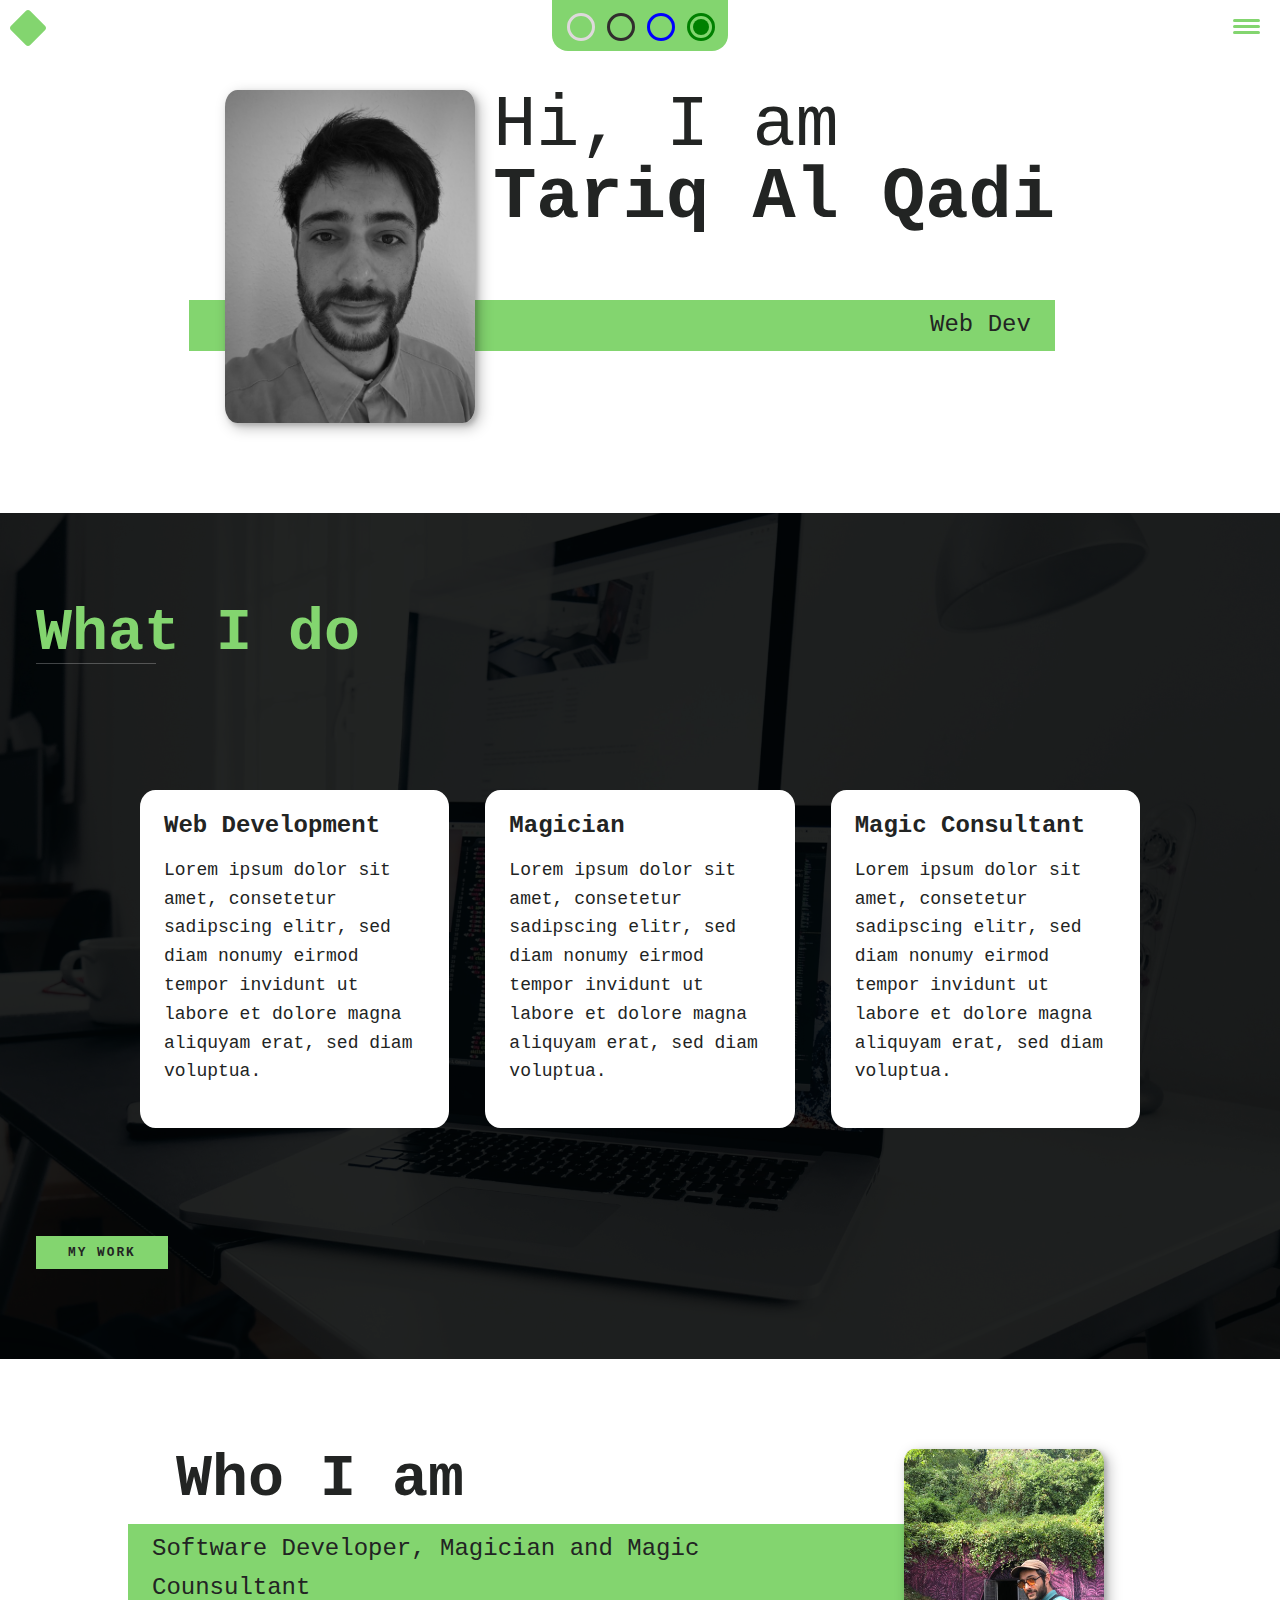
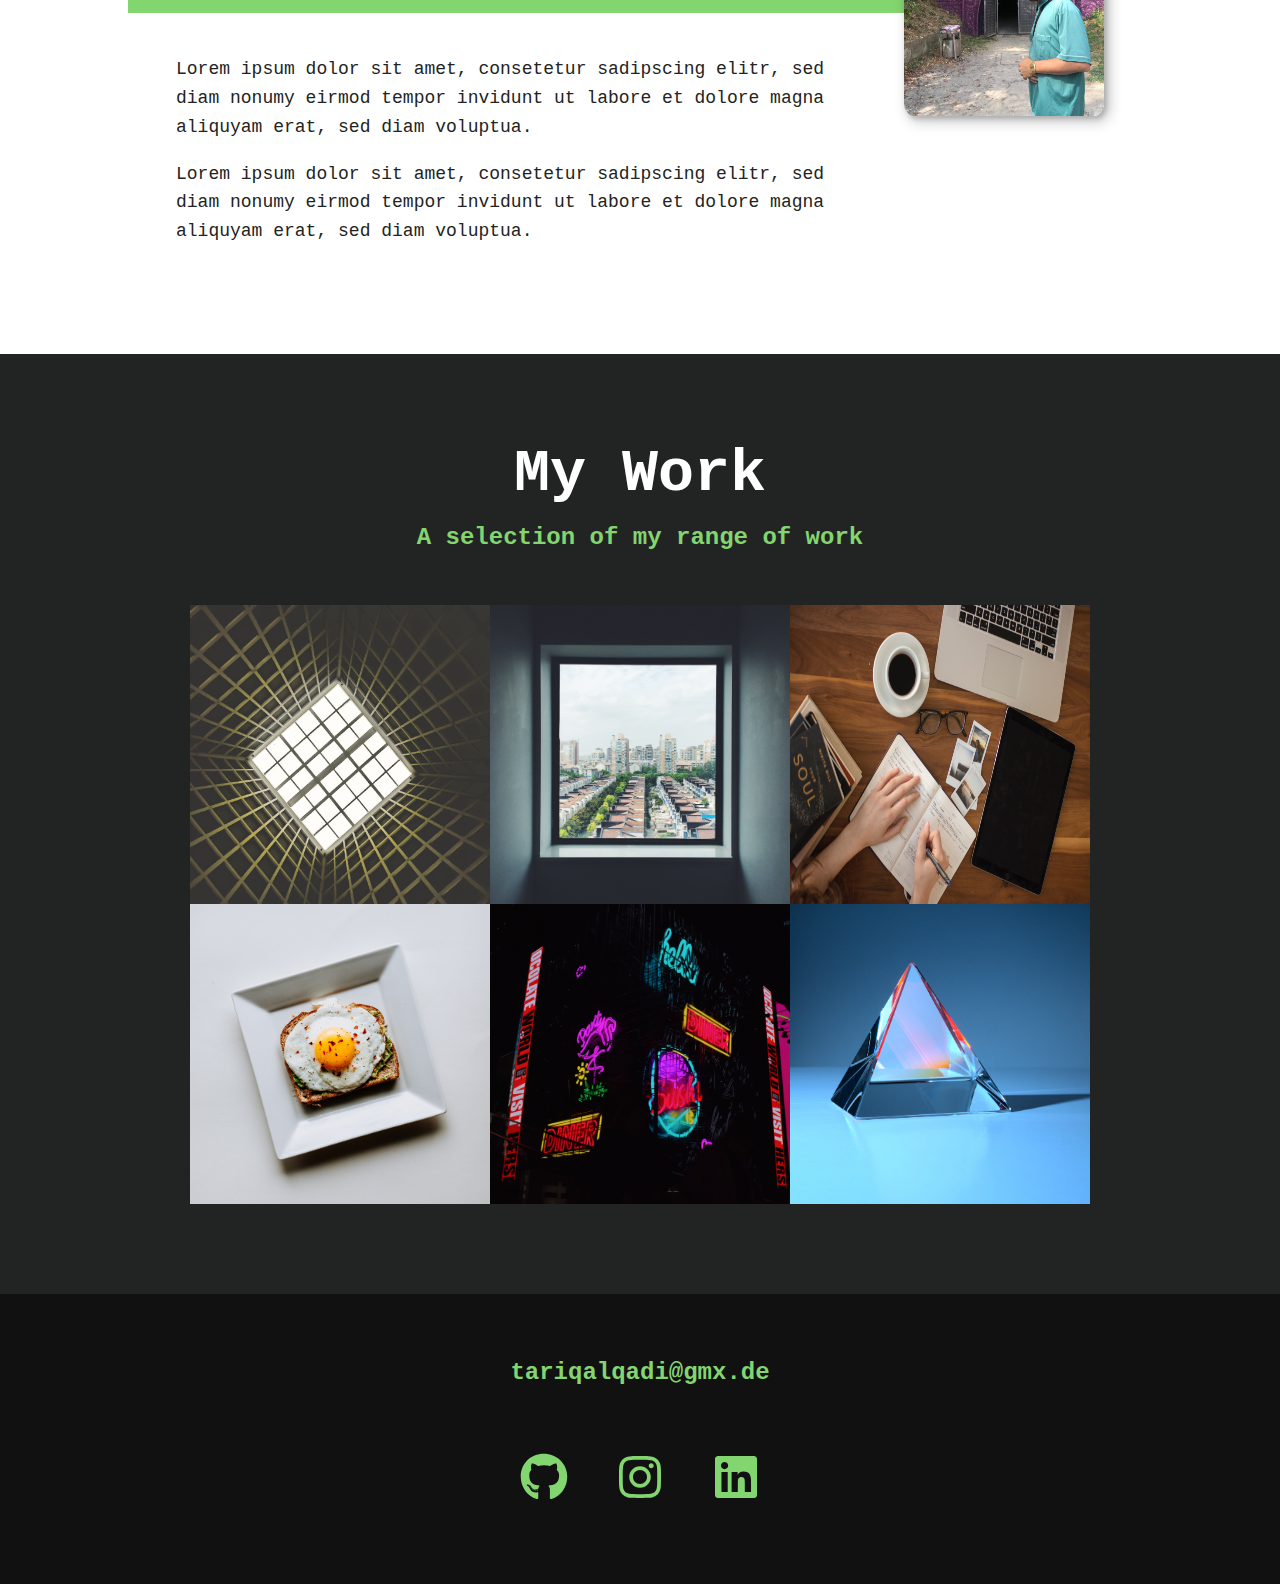
<file: index.html>
<!DOCTYPE html>
<html lang="en">
  <head>
    <meta charset="UTF-8" />
    <meta http-equiv="X-UA-Compatible" content="IE=edge" />
    <meta name="viewport" content="width=device-width, initial-scale=1.0" />
    <title>My first personal website</title>
    <link rel="stylesheet" href="css/style.css" />
    <script defer src="js/index.js"></script>
  </head>
  <body>
    <form action="" class="color-picker">
      <fieldset>
        <legend class="visually-hidden">Pick a color scheme</legend>
        <label for="theme" class="visually-hidden">Light theme</label>
        <input type="radio" name="theme" id="light" checked />
        <label for="theme" class="visually-hidden">Dark theme</label>
        <input type="radio" name="theme" id="dark" checked />
        <label for="theme" class="visually-hidden">Blue theme</label>
        <input type="radio" name="theme" id="blue" checked />
        <label for="theme" class="visually-hidden">Green theme</label>
        <input type="radio" name="theme" id="green" checked />
      </fieldset>
    </form>
    <!-- Header -->
    <header>
      <div class="logo">
        <a href="#">
          <svg
            viewBox="0 0 512 512"
            width="2em"
            height="2em"
            fill="var(--clr-accent)"
          >
            <path
              d="M284.3 11.7c-15.6-15.6-40.9-15.6-56.6 0l-216 216c-15.6 15.6-15.6 40.9 0 56.6l216 216c15.6 15.6 40.9 15.6 56.6 0l216-216c15.6-15.6 15.6-40.9 0-56.6l-216-216z"
            />
          </svg>
        </a>
      </div>
      <button class="nav-toggle" aria-label="toggle navigation">
        <span class="hamburger"></span>
      </button>
      <nav class="nav">
        <ul class="nav__list">
          <li class="nav__item">
            <a href="#home" class="nav__link">Home</a>
          </li>
          <li class="nav__item">
            <a href="#services" class="nav__link">My Services</a>
          </li>
          <li class="nav__item">
            <a href="#about" class="nav__link">About me</a>
          </li>
          <li class="nav__item">
            <a href="#work" class="nav__link">My Work</a>
          </li>
        </ul>
      </nav>
    </header>

    <!-- Introduction -->
    <section class="intro" id="home">
      <h1 class="section__title section__title--intro">
        Hi, I am <strong>Tariq Al Qadi</strong>
      </h1>
      <p class="section__subtitle section__subtitle--intro">Web Dev</p>
      <img
        src="img/profil-picture-1.jpg"
        alt="a profil picture"
        class="intro__img"
      />
    </section>

    <!-- My Services -->
    <section class="my-services" id="services">
      <h2 class="section__title section__title--services">What I do</h2>
      <div class="services">
        <div class="service">
          <h3>Web Development</h3>
          <p>
            Lorem ipsum dolor sit amet, consetetur sadipscing elitr, sed diam
            nonumy eirmod tempor invidunt ut labore et dolore magna aliquyam
            erat, sed diam voluptua.
          </p>
        </div>
        <!-- / service -->
        <div class="service">
          <h3>Magician</h3>
          <p>
            Lorem ipsum dolor sit amet, consetetur sadipscing elitr, sed diam
            nonumy eirmod tempor invidunt ut labore et dolore magna aliquyam
            erat, sed diam voluptua.
          </p>
        </div>
        <!-- / service -->
        <div class="service">
          <h3>Magic Consultant</h3>
          <p>
            Lorem ipsum dolor sit amet, consetetur sadipscing elitr, sed diam
            nonumy eirmod tempor invidunt ut labore et dolore magna aliquyam
            erat, sed diam voluptua.
          </p>
        </div>
        <!-- / service -->
      </div>
      <!-- / services -->
      <a href="#work" class="btn">My Work</a>
    </section>

    <!-- About me -->
    <section class="about-me" id="about">
      <h2 class="section__title section__title--about">Who I am</h2>
      <p class="section__subtitle section__subtitle--about">
        Software Developer, Magician and Magic Counsultant
      </p>
      <div class="about-me__body">
        <p>
          Lorem ipsum dolor sit amet, consetetur sadipscing elitr, sed diam
          nonumy eirmod tempor invidunt ut labore et dolore magna aliquyam erat,
          sed diam voluptua.
        </p>
        <p>
          Lorem ipsum dolor sit amet, consetetur sadipscing elitr, sed diam
          nonumy eirmod tempor invidunt ut labore et dolore magna aliquyam erat,
          sed diam voluptua.
        </p>
      </div>
      <img
        src="img/profil-picture-2.jpg"
        alt="another profil picture"
        class="about-me__img"
      />
    </section>

    <!-- My Work -->
    <section class="my-work" id="work">
      <h2 class="section__title section__title--work">My Work</h2>
      <p class="section__subtitle section__subtitle--work">
        A selection of my range of work
      </p>

      <div class="portfolio">
        <!-- Portfolio Item 1-->
        <a href="portfolio-item-page-1.html" class="portfolio__item">
          <img src="img/portfolio-1.jpg" alt="" class="portfolio__img" />
        </a>
        <!-- Portfolio Item 2-->
        <a href="portfolio-item-page-2.html" class="portfolio__item">
          <img src="img/portfolio-2.jpg" alt="" class="portfolio__img" />
        </a>
        <!-- Portfolio Item 3-->
        <a href="portfolio-item-page-3.html" class="portfolio__item">
          <img src="img/portfolio-3.jpg" alt="" class="portfolio__img" />
        </a>
        <!-- Portfolio Item 4-->
        <a href="portfolio-item-page-4.html" class="portfolio__item">
          <img src="img/portfolio-4.jpg" alt="" class="portfolio__img" />
        </a>
        <!-- Portfolio Item 5-->
        <a href="portfolio-item-page-5.html" class="portfolio__item">
          <img src="img/portfolio-5.jpg" alt="" class="portfolio__img" />
        </a>
        <!-- Portfolio Item 6-->
        <a href="portfolio-item-page-6.html" class="portfolio__item">
          <img src="img/portfolio-6.jpg" alt="" class="portfolio__img" />
        </a>
      </div>
    </section>

    <!-- Footer -->
    <footer class="footer">
      <!-- replace with my email adress -->
      <a href="mailto:tariqalqadi@gmx.de" class="footer__link"
        >tariqalqadi@gmx.de</a
      >
      <!-- Social List -->
      <ul class="social-list">
        <!-- Github -->
        <li class="social-list__item">
          <a href="https://github.com/TariqAlQadi" class="social-list__link"
            ><svg
              width="2em"
              height="2em"
              fill="var(--clr-accent)"
              viewBox="0 0 496 512"
            >
              <path
                d="M165.9 397.4c0 2-2.3 3.6-5.2 3.6-3.3.3-5.6-1.3-5.6-3.6 0-2 2.3-3.6 5.2-3.6 3-.3 5.6 1.3 5.6 3.6zm-31.1-4.5c-.7 2 1.3 4.3 4.3 4.9 2.6 1 5.6 0 6.2-2s-1.3-4.3-4.3-5.2c-2.6-.7-5.5.3-6.2 2.3zm44.2-1.7c-2.9.7-4.9 2.6-4.6 4.9.3 2 2.9 3.3 5.9 2.6 2.9-.7 4.9-2.6 4.6-4.6-.3-1.9-3-3.2-5.9-2.9zM244.8 8C106.1 8 0 113.3 0 252c0 110.9 69.8 205.8 169.5 239.2 12.8 2.3 17.3-5.6 17.3-12.1 0-6.2-.3-40.4-.3-61.4 0 0-70 15-84.7-29.8 0 0-11.4-29.1-27.8-36.6 0 0-22.9-15.7 1.6-15.4 0 0 24.9 2 38.6 25.8 21.9 38.6 58.6 27.5 72.9 20.9 2.3-16 8.8-27.1 16-33.7-55.9-6.2-112.3-14.3-112.3-110.5 0-27.5 7.6-41.3 23.6-58.9-2.6-6.5-11.1-33.3 2.6-67.9 20.9-6.5 69 27 69 27 20-5.6 41.5-8.5 62.8-8.5s42.8 2.9 62.8 8.5c0 0 48.1-33.6 69-27 13.7 34.7 5.2 61.4 2.6 67.9 16 17.7 25.8 31.5 25.8 58.9 0 96.5-58.9 104.2-114.8 110.5 9.2 7.9 17 22.9 17 46.4 0 33.7-.3 75.4-.3 83.6 0 6.5 4.6 14.4 17.3 12.1C428.2 457.8 496 362.9 496 252 496 113.3 383.5 8 244.8 8zM97.2 352.9c-1.3 1-1 3.3.7 5.2 1.6 1.6 3.9 2.3 5.2 1 1.3-1 1-3.3-.7-5.2-1.6-1.6-3.9-2.3-5.2-1zm-10.8-8.1c-.7 1.3.3 2.9 2.3 3.9 1.6 1 3.6.7 4.3-.7.7-1.3-.3-2.9-2.3-3.9-2-.6-3.6-.3-4.3.7zm32.4 35.6c-1.6 1.3-1 4.3 1.3 6.2 2.3 2.3 5.2 2.6 6.5 1 1.3-1.3.7-4.3-1.3-6.2-2.2-2.3-5.2-2.6-6.5-1zm-11.4-14.7c-1.6 1-1.6 3.6 0 5.9 1.6 2.3 4.3 3.3 5.6 2.3 1.6-1.3 1.6-3.9 0-6.2-1.4-2.3-4-3.3-5.6-2z"
              />
            </svg>
          </a>
        </li>

        <!-- Instagram -->
        <li class="social-list__item">
          <a
            href="https://www.instagram.com/p.i.p.a.p.o/"
            class="social-list__link"
            ><svg
              width="2em"
              height="2em"
              fill="var(--clr-accent)"
              viewBox="0 0 448 512"
            >
              <path
                d="M224.1 141c-63.6 0-114.9 51.3-114.9 114.9s51.3 114.9 114.9 114.9S339 319.5 339 255.9 287.7 141 224.1 141zm0 189.6c-41.1 0-74.7-33.5-74.7-74.7s33.5-74.7 74.7-74.7 74.7 33.5 74.7 74.7-33.6 74.7-74.7 74.7zm146.4-194.3c0 14.9-12 26.8-26.8 26.8-14.9 0-26.8-12-26.8-26.8s12-26.8 26.8-26.8 26.8 12 26.8 26.8zm76.1 27.2c-1.7-35.9-9.9-67.7-36.2-93.9-26.2-26.2-58-34.4-93.9-36.2-37-2.1-147.9-2.1-184.9 0-35.8 1.7-67.6 9.9-93.9 36.1s-34.4 58-36.2 93.9c-2.1 37-2.1 147.9 0 184.9 1.7 35.9 9.9 67.7 36.2 93.9s58 34.4 93.9 36.2c37 2.1 147.9 2.1 184.9 0 35.9-1.7 67.7-9.9 93.9-36.2 26.2-26.2 34.4-58 36.2-93.9 2.1-37 2.1-147.8 0-184.8zM398.8 388c-7.8 19.6-22.9 34.7-42.6 42.6-29.5 11.7-99.5 9-132.1 9s-102.7 2.6-132.1-9c-19.6-7.8-34.7-22.9-42.6-42.6-11.7-29.5-9-99.5-9-132.1s-2.6-102.7 9-132.1c7.8-19.6 22.9-34.7 42.6-42.6 29.5-11.7 99.5-9 132.1-9s102.7-2.6 132.1 9c19.6 7.8 34.7 22.9 42.6 42.6 11.7 29.5 9 99.5 9 132.1s2.7 102.7-9 132.1z"
              />
            </svg>
          </a>
        </li>
        <!-- LinkedIn -->
        <li class="social-list__item">
          <a
            href="https://www.linkedin.com/in/tariq-al-qadi-22b306262/"
            class="social-list__link"
            ><svg
              width="2em"
              height="2em"
              fill="var(--clr-accent)"
              viewBox="0 0 448 512"
            >
              <path
                d="M416 32H31.9C14.3 32 0 46.5 0 64.3v383.4C0 465.5 14.3 480 31.9 480H416c17.6 0 32-14.5 32-32.3V64.3c0-17.8-14.4-32.3-32-32.3zM135.4 416H69V202.2h66.5V416zm-33.2-243c-21.3 0-38.5-17.3-38.5-38.5S80.9 96 102.2 96c21.2 0 38.5 17.3 38.5 38.5 0 21.3-17.2 38.5-38.5 38.5zm282.1 243h-66.4V312c0-24.8-.5-56.7-34.5-56.7-34.6 0-39.9 27-39.9 54.9V416h-66.4V202.2h63.7v29.2h.9c8.9-16.8 30.6-34.5 62.9-34.5 67.2 0 79.7 44.3 79.7 101.9V416z"
              />
            </svg>
          </a>
        </li>
      </ul>
    </footer>
  </body>
</html>
</file>
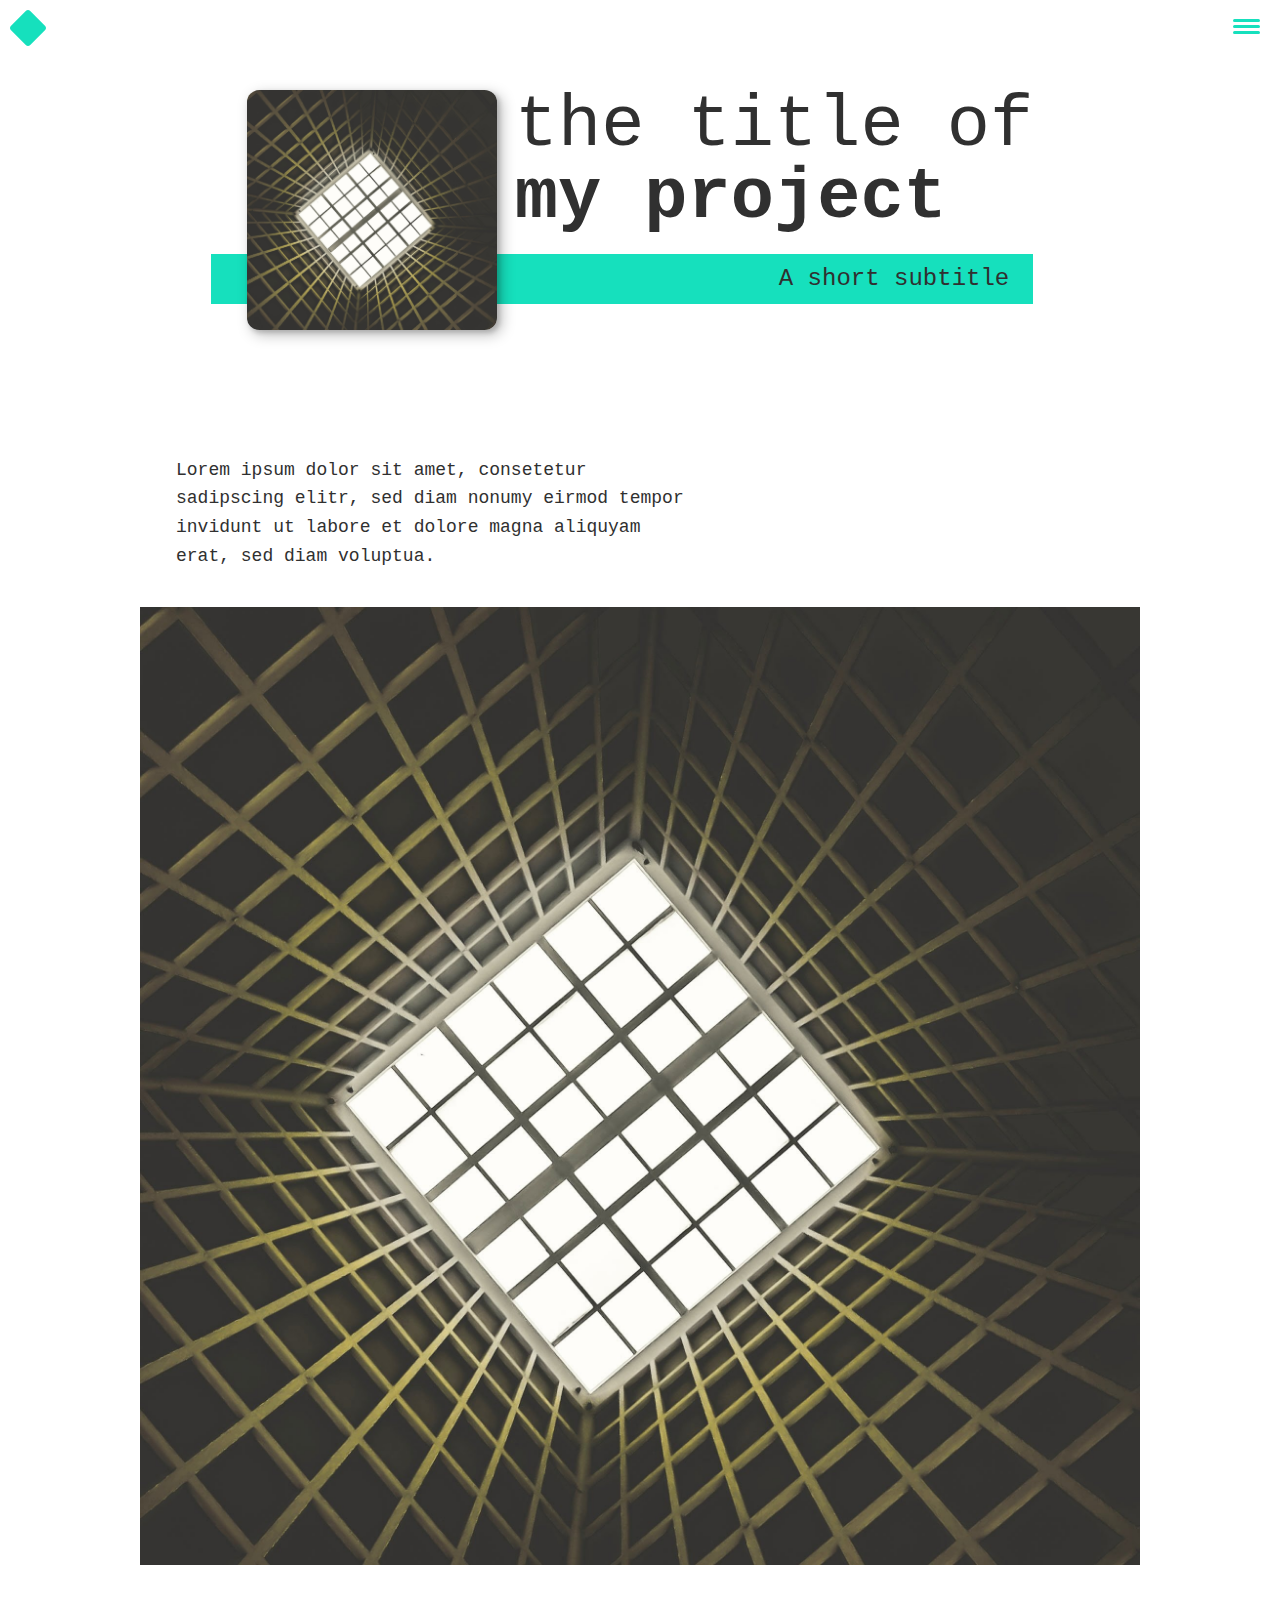
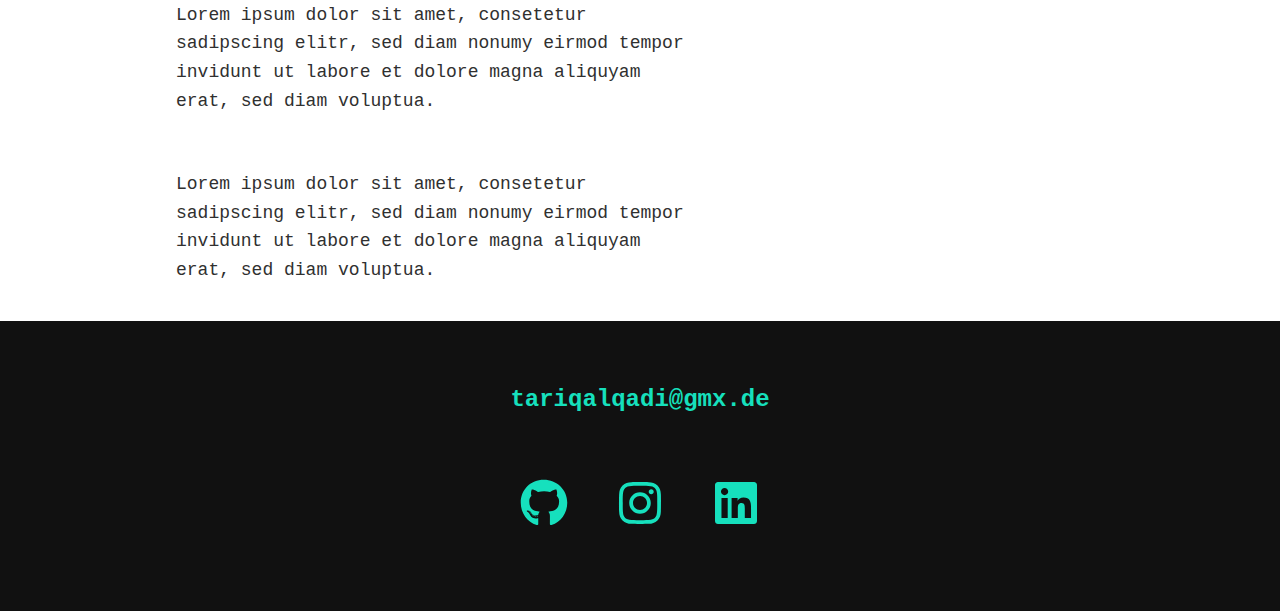
<file: portfolio-item-page-1.html>
<!DOCTYPE html>
<html lang="en">
  <head>
    <meta charset="UTF-8" />
    <meta http-equiv="X-UA-Compatible" content="IE=edge" />
    <meta name="viewport" content="width=device-width, initial-scale=1.0" />
    <title>My first personal website</title>
    <link rel="stylesheet" href="css/style.css" />
    <script defer src="js/index.js"></script>
  </head>
  <body>
    <header>
      <div class="logo">
        <a href="index.html#home">
          <svg
            viewBox="0 0 512 512"
            width="2em"
            height="2em"
            fill="var(--clr-accent)"
          >
            <path
              d="M284.3 11.7c-15.6-15.6-40.9-15.6-56.6 0l-216 216c-15.6 15.6-15.6 40.9 0 56.6l216 216c15.6 15.6 40.9 15.6 56.6 0l216-216c15.6-15.6 15.6-40.9 0-56.6l-216-216z"
            />
          </svg>
        </a>
      </div>
      <button class="nav-toggle" aria-label="toggle navigation">
        <span class="hamburger"></span>
      </button>
      <nav class="nav">
        <ul class="nav__list">
          <li class="nav__item">
            <a href="index.html#home" class="nav__link">Home</a>
          </li>
          <li class="nav__item">
            <a href="index.html#services" class="nav__link">My Services</a>
          </li>
          <li class="nav__item">
            <a href="index.html#about" class="nav__link">About me</a>
          </li>
          <li class="nav__item">
            <a href="index.html#work" class="nav__link">My Work</a>
          </li>
        </ul>
      </nav>
    </header>

    <!-- Portfolio Individual Introduction -->
    <section class="intro" id="portfolio-item">
      <h1 class="section__title section__title--intro">
        the title of <strong>my project</strong>
      </h1>
      <p class="section__subtitle section__subtitle--intro">A short subtitle</p>
      <img src="img/portfolio-1.jpg" alt="" class="intro__img" />
    </section>

    <div class="portfolio-item-individual">
      <p>
        Lorem ipsum dolor sit amet, consetetur sadipscing elitr, sed diam nonumy
        eirmod tempor invidunt ut labore et dolore magna aliquyam erat, sed diam
        voluptua.
      </p>
      <img src="img/portfolio-1.jpg" alt="" />
      <p>
        Lorem ipsum dolor sit amet, consetetur sadipscing elitr, sed diam nonumy
        eirmod tempor invidunt ut labore et dolore magna aliquyam erat, sed diam
        voluptua.
      </p>
      <p>
        Lorem ipsum dolor sit amet, consetetur sadipscing elitr, sed diam nonumy
        eirmod tempor invidunt ut labore et dolore magna aliquyam erat, sed diam
        voluptua.
      </p>
    </div>

    <!-- Footer -->
    <footer class="footer">
      <!-- replace with my email adress -->
      <a href="mailto:tariqalqadi@gmx.de" class="footer__link"
        >tariqalqadi@gmx.de</a
      >
      <!-- Social List -->
      <ul class="social-list">
        <!-- Github -->
        <li class="social-list__item">
          <a href="https://github.com/TariqAlQadi" class="social-list__link"
            ><svg
              width="2em"
              height="2em"
              fill="var(--clr-accent)"
              viewBox="0 0 496 512"
            >
              <path
                d="M165.9 397.4c0 2-2.3 3.6-5.2 3.6-3.3.3-5.6-1.3-5.6-3.6 0-2 2.3-3.6 5.2-3.6 3-.3 5.6 1.3 5.6 3.6zm-31.1-4.5c-.7 2 1.3 4.3 4.3 4.9 2.6 1 5.6 0 6.2-2s-1.3-4.3-4.3-5.2c-2.6-.7-5.5.3-6.2 2.3zm44.2-1.7c-2.9.7-4.9 2.6-4.6 4.9.3 2 2.9 3.3 5.9 2.6 2.9-.7 4.9-2.6 4.6-4.6-.3-1.9-3-3.2-5.9-2.9zM244.8 8C106.1 8 0 113.3 0 252c0 110.9 69.8 205.8 169.5 239.2 12.8 2.3 17.3-5.6 17.3-12.1 0-6.2-.3-40.4-.3-61.4 0 0-70 15-84.7-29.8 0 0-11.4-29.1-27.8-36.6 0 0-22.9-15.7 1.6-15.4 0 0 24.9 2 38.6 25.8 21.9 38.6 58.6 27.5 72.9 20.9 2.3-16 8.8-27.1 16-33.7-55.9-6.2-112.3-14.3-112.3-110.5 0-27.5 7.6-41.3 23.6-58.9-2.6-6.5-11.1-33.3 2.6-67.9 20.9-6.5 69 27 69 27 20-5.6 41.5-8.5 62.8-8.5s42.8 2.9 62.8 8.5c0 0 48.1-33.6 69-27 13.7 34.7 5.2 61.4 2.6 67.9 16 17.7 25.8 31.5 25.8 58.9 0 96.5-58.9 104.2-114.8 110.5 9.2 7.9 17 22.9 17 46.4 0 33.7-.3 75.4-.3 83.6 0 6.5 4.6 14.4 17.3 12.1C428.2 457.8 496 362.9 496 252 496 113.3 383.5 8 244.8 8zM97.2 352.9c-1.3 1-1 3.3.7 5.2 1.6 1.6 3.9 2.3 5.2 1 1.3-1 1-3.3-.7-5.2-1.6-1.6-3.9-2.3-5.2-1zm-10.8-8.1c-.7 1.3.3 2.9 2.3 3.9 1.6 1 3.6.7 4.3-.7.7-1.3-.3-2.9-2.3-3.9-2-.6-3.6-.3-4.3.7zm32.4 35.6c-1.6 1.3-1 4.3 1.3 6.2 2.3 2.3 5.2 2.6 6.5 1 1.3-1.3.7-4.3-1.3-6.2-2.2-2.3-5.2-2.6-6.5-1zm-11.4-14.7c-1.6 1-1.6 3.6 0 5.9 1.6 2.3 4.3 3.3 5.6 2.3 1.6-1.3 1.6-3.9 0-6.2-1.4-2.3-4-3.3-5.6-2z"
              />
            </svg>
          </a>
        </li>

        <!-- Instagram -->
        <li class="social-list__item">
          <a
            href="https://www.instagram.com/p.i.p.a.p.o/"
            class="social-list__link"
            ><svg
              width="2em"
              height="2em"
              fill="var(--clr-accent)"
              viewBox="0 0 448 512"
            >
              <path
                d="M224.1 141c-63.6 0-114.9 51.3-114.9 114.9s51.3 114.9 114.9 114.9S339 319.5 339 255.9 287.7 141 224.1 141zm0 189.6c-41.1 0-74.7-33.5-74.7-74.7s33.5-74.7 74.7-74.7 74.7 33.5 74.7 74.7-33.6 74.7-74.7 74.7zm146.4-194.3c0 14.9-12 26.8-26.8 26.8-14.9 0-26.8-12-26.8-26.8s12-26.8 26.8-26.8 26.8 12 26.8 26.8zm76.1 27.2c-1.7-35.9-9.9-67.7-36.2-93.9-26.2-26.2-58-34.4-93.9-36.2-37-2.1-147.9-2.1-184.9 0-35.8 1.7-67.6 9.9-93.9 36.1s-34.4 58-36.2 93.9c-2.1 37-2.1 147.9 0 184.9 1.7 35.9 9.9 67.7 36.2 93.9s58 34.4 93.9 36.2c37 2.1 147.9 2.1 184.9 0 35.9-1.7 67.7-9.9 93.9-36.2 26.2-26.2 34.4-58 36.2-93.9 2.1-37 2.1-147.8 0-184.8zM398.8 388c-7.8 19.6-22.9 34.7-42.6 42.6-29.5 11.7-99.5 9-132.1 9s-102.7 2.6-132.1-9c-19.6-7.8-34.7-22.9-42.6-42.6-11.7-29.5-9-99.5-9-132.1s-2.6-102.7 9-132.1c7.8-19.6 22.9-34.7 42.6-42.6 29.5-11.7 99.5-9 132.1-9s102.7-2.6 132.1 9c19.6 7.8 34.7 22.9 42.6 42.6 11.7 29.5 9 99.5 9 132.1s2.7 102.7-9 132.1z"
              />
            </svg>
          </a>
        </li>
        <!-- LinkedIn -->
        <li class="social-list__item">
          <a
            href="https://www.linkedin.com/in/tariq-al-qadi-22b306262/"
            class="social-list__link"
            ><svg
              width="2em"
              height="2em"
              fill="var(--clr-accent)"
              viewBox="0 0 448 512"
            >
              <path
                d="M416 32H31.9C14.3 32 0 46.5 0 64.3v383.4C0 465.5 14.3 480 31.9 480H416c17.6 0 32-14.5 32-32.3V64.3c0-17.8-14.4-32.3-32-32.3zM135.4 416H69V202.2h66.5V416zm-33.2-243c-21.3 0-38.5-17.3-38.5-38.5S80.9 96 102.2 96c21.2 0 38.5 17.3 38.5 38.5 0 21.3-17.2 38.5-38.5 38.5zm282.1 243h-66.4V312c0-24.8-.5-56.7-34.5-56.7-34.6 0-39.9 27-39.9 54.9V416h-66.4V202.2h63.7v29.2h.9c8.9-16.8 30.6-34.5 62.9-34.5 67.2 0 79.7 44.3 79.7 101.9V416z"
              />
            </svg>
          </a>
        </li>
      </ul>
    </footer>
  </body>
</html>
</file>
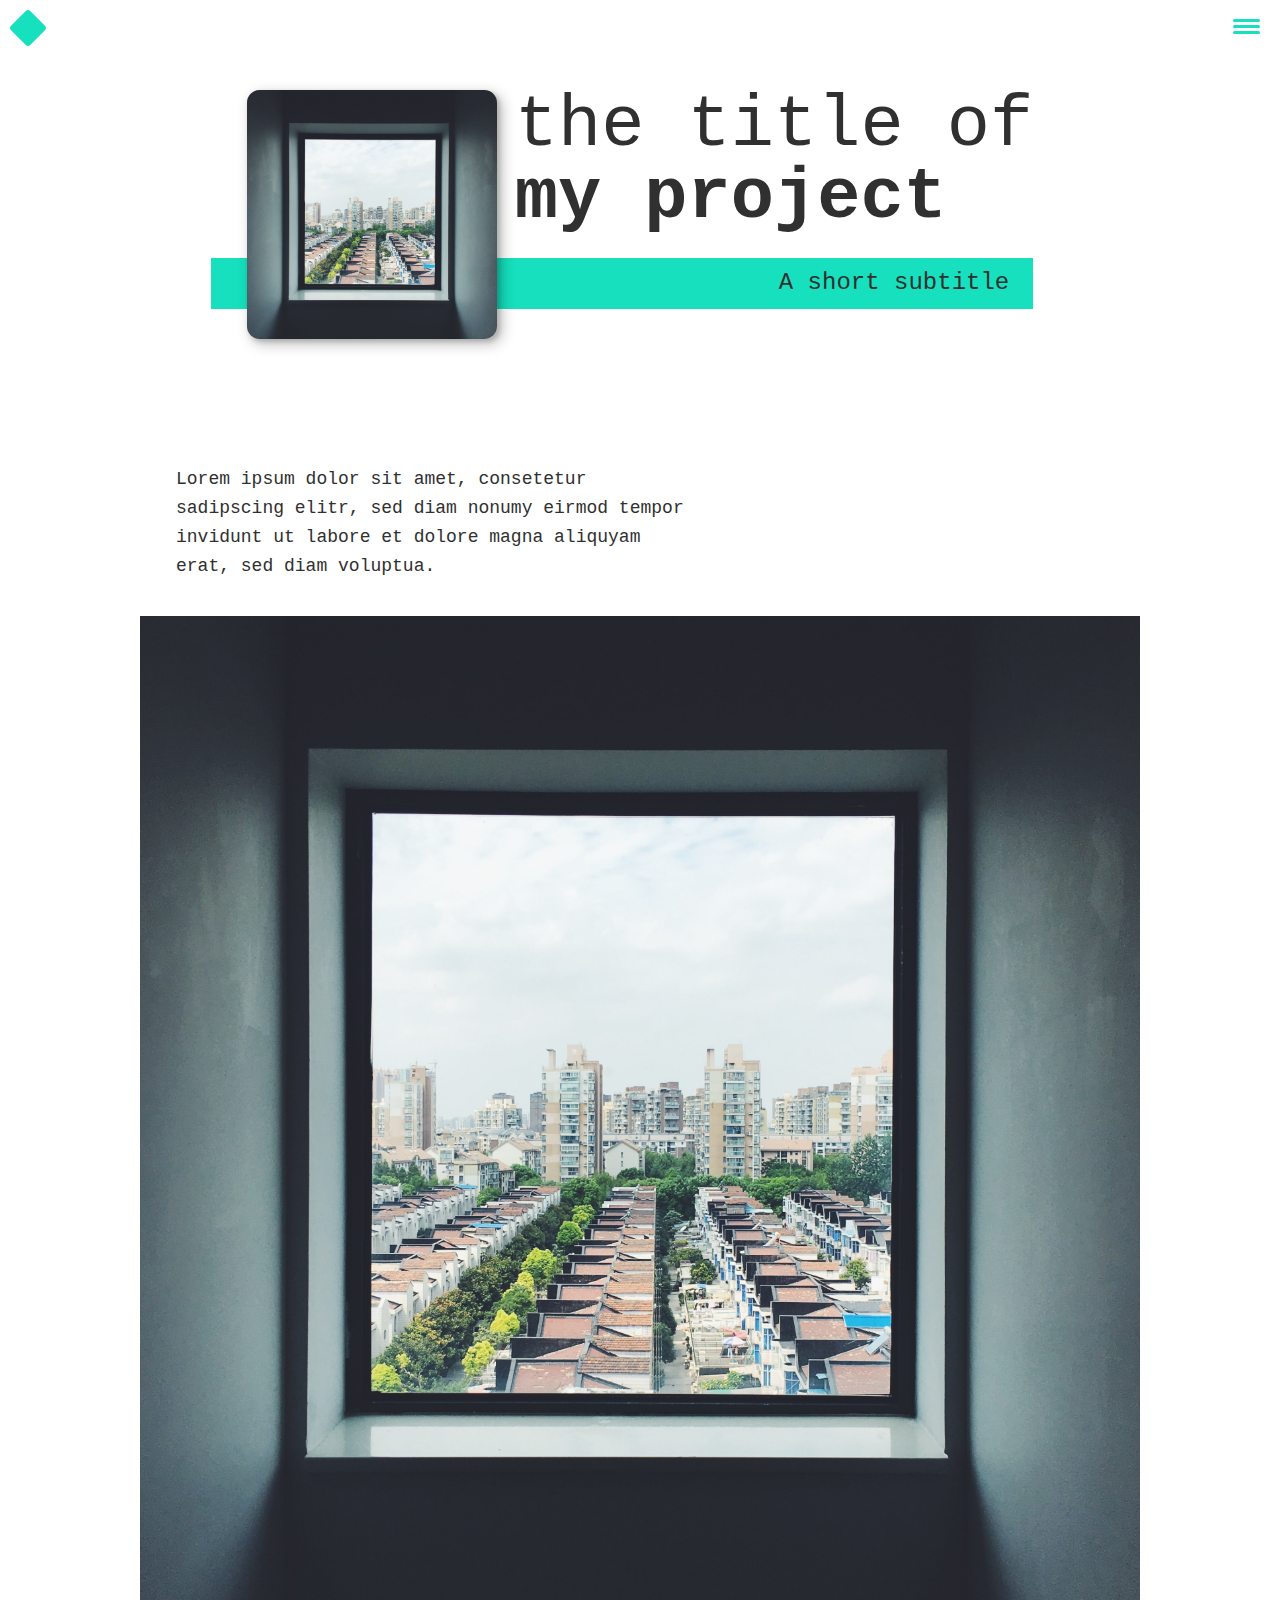
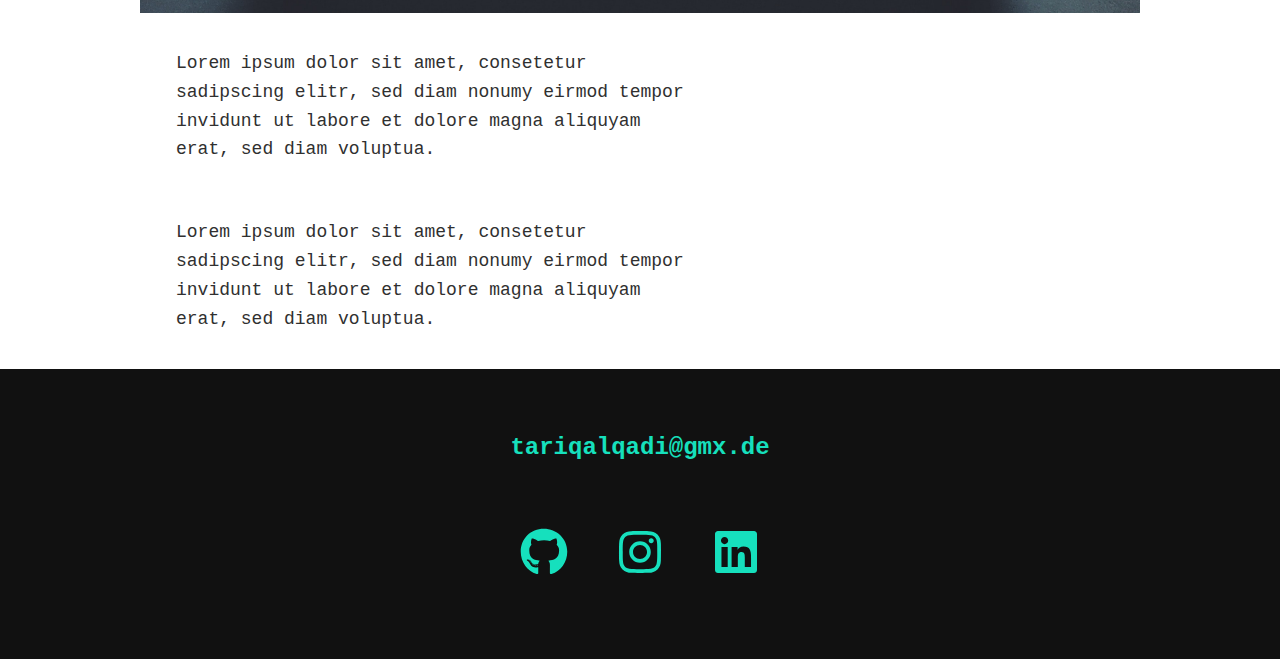
<file: portfolio-item-page-2.html>
<!DOCTYPE html>
<html lang="en">
  <head>
    <meta charset="UTF-8" />
    <meta http-equiv="X-UA-Compatible" content="IE=edge" />
    <meta name="viewport" content="width=device-width, initial-scale=1.0" />
    <title>My first personal website</title>
    <link rel="stylesheet" href="css/style.css" />
    <script defer src="js/index.js"></script>
  </head>
  <body>
    <header>
      <div class="logo">
        <a href="index.html#home">
          <svg
            viewBox="0 0 512 512"
            width="2em"
            height="2em"
            fill="var(--clr-accent)"
          >
            <path
              d="M284.3 11.7c-15.6-15.6-40.9-15.6-56.6 0l-216 216c-15.6 15.6-15.6 40.9 0 56.6l216 216c15.6 15.6 40.9 15.6 56.6 0l216-216c15.6-15.6 15.6-40.9 0-56.6l-216-216z"
            />
          </svg>
        </a>
      </div>
      <button class="nav-toggle" aria-label="toggle navigation">
        <span class="hamburger"></span>
      </button>
      <nav class="nav">
        <ul class="nav__list">
          <li class="nav__item">
            <a href="index.html#home" class="nav__link">Home</a>
          </li>
          <li class="nav__item">
            <a href="index.html#services" class="nav__link">My Services</a>
          </li>
          <li class="nav__item">
            <a href="index.html#about" class="nav__link">About me</a>
          </li>
          <li class="nav__item">
            <a href="index.html#work" class="nav__link">My Work</a>
          </li>
        </ul>
      </nav>
    </header>

    <!-- Portfolio Individual Introduction -->
    <section class="intro" id="portfolio-item">
      <h1 class="section__title section__title--intro">
        the title of <strong>my project</strong>
      </h1>
      <p class="section__subtitle section__subtitle--intro">A short subtitle</p>
      <img src="img/portfolio-2.jpg" alt="" class="intro__img" />
    </section>

    <div class="portfolio-item-individual">
      <p>
        Lorem ipsum dolor sit amet, consetetur sadipscing elitr, sed diam nonumy
        eirmod tempor invidunt ut labore et dolore magna aliquyam erat, sed diam
        voluptua.
      </p>
      <img src="img/portfolio-2.jpg" alt="" />
      <p>
        Lorem ipsum dolor sit amet, consetetur sadipscing elitr, sed diam nonumy
        eirmod tempor invidunt ut labore et dolore magna aliquyam erat, sed diam
        voluptua.
      </p>
      <p>
        Lorem ipsum dolor sit amet, consetetur sadipscing elitr, sed diam nonumy
        eirmod tempor invidunt ut labore et dolore magna aliquyam erat, sed diam
        voluptua.
      </p>
    </div>

    <!-- Footer -->
    <footer class="footer">
      <!-- replace with my email adress -->
      <a href="mailto:tariqalqadi@gmx.de" class="footer__link"
        >tariqalqadi@gmx.de</a
      >
      <!-- Social List -->
      <ul class="social-list">
        <!-- Github -->
        <li class="social-list__item">
          <a href="https://github.com/TariqAlQadi" class="social-list__link"
            ><svg
              width="2em"
              height="2em"
              fill="var(--clr-accent)"
              viewBox="0 0 496 512"
            >
              <path
                d="M165.9 397.4c0 2-2.3 3.6-5.2 3.6-3.3.3-5.6-1.3-5.6-3.6 0-2 2.3-3.6 5.2-3.6 3-.3 5.6 1.3 5.6 3.6zm-31.1-4.5c-.7 2 1.3 4.3 4.3 4.9 2.6 1 5.6 0 6.2-2s-1.3-4.3-4.3-5.2c-2.6-.7-5.5.3-6.2 2.3zm44.2-1.7c-2.9.7-4.9 2.6-4.6 4.9.3 2 2.9 3.3 5.9 2.6 2.9-.7 4.9-2.6 4.6-4.6-.3-1.9-3-3.2-5.9-2.9zM244.8 8C106.1 8 0 113.3 0 252c0 110.9 69.8 205.8 169.5 239.2 12.8 2.3 17.3-5.6 17.3-12.1 0-6.2-.3-40.4-.3-61.4 0 0-70 15-84.7-29.8 0 0-11.4-29.1-27.8-36.6 0 0-22.9-15.7 1.6-15.4 0 0 24.9 2 38.6 25.8 21.9 38.6 58.6 27.5 72.9 20.9 2.3-16 8.8-27.1 16-33.7-55.9-6.2-112.3-14.3-112.3-110.5 0-27.5 7.6-41.3 23.6-58.9-2.6-6.5-11.1-33.3 2.6-67.9 20.9-6.5 69 27 69 27 20-5.6 41.5-8.5 62.8-8.5s42.8 2.9 62.8 8.5c0 0 48.1-33.6 69-27 13.7 34.7 5.2 61.4 2.6 67.9 16 17.7 25.8 31.5 25.8 58.9 0 96.5-58.9 104.2-114.8 110.5 9.2 7.9 17 22.9 17 46.4 0 33.7-.3 75.4-.3 83.6 0 6.5 4.6 14.4 17.3 12.1C428.2 457.8 496 362.9 496 252 496 113.3 383.5 8 244.8 8zM97.2 352.9c-1.3 1-1 3.3.7 5.2 1.6 1.6 3.9 2.3 5.2 1 1.3-1 1-3.3-.7-5.2-1.6-1.6-3.9-2.3-5.2-1zm-10.8-8.1c-.7 1.3.3 2.9 2.3 3.9 1.6 1 3.6.7 4.3-.7.7-1.3-.3-2.9-2.3-3.9-2-.6-3.6-.3-4.3.7zm32.4 35.6c-1.6 1.3-1 4.3 1.3 6.2 2.3 2.3 5.2 2.6 6.5 1 1.3-1.3.7-4.3-1.3-6.2-2.2-2.3-5.2-2.6-6.5-1zm-11.4-14.7c-1.6 1-1.6 3.6 0 5.9 1.6 2.3 4.3 3.3 5.6 2.3 1.6-1.3 1.6-3.9 0-6.2-1.4-2.3-4-3.3-5.6-2z"
              />
            </svg>
          </a>
        </li>

        <!-- Instagram -->
        <li class="social-list__item">
          <a
            href="https://www.instagram.com/p.i.p.a.p.o/"
            class="social-list__link"
            ><svg
              width="2em"
              height="2em"
              fill="var(--clr-accent)"
              viewBox="0 0 448 512"
            >
              <path
                d="M224.1 141c-63.6 0-114.9 51.3-114.9 114.9s51.3 114.9 114.9 114.9S339 319.5 339 255.9 287.7 141 224.1 141zm0 189.6c-41.1 0-74.7-33.5-74.7-74.7s33.5-74.7 74.7-74.7 74.7 33.5 74.7 74.7-33.6 74.7-74.7 74.7zm146.4-194.3c0 14.9-12 26.8-26.8 26.8-14.9 0-26.8-12-26.8-26.8s12-26.8 26.8-26.8 26.8 12 26.8 26.8zm76.1 27.2c-1.7-35.9-9.9-67.7-36.2-93.9-26.2-26.2-58-34.4-93.9-36.2-37-2.1-147.9-2.1-184.9 0-35.8 1.7-67.6 9.9-93.9 36.1s-34.4 58-36.2 93.9c-2.1 37-2.1 147.9 0 184.9 1.7 35.9 9.9 67.7 36.2 93.9s58 34.4 93.9 36.2c37 2.1 147.9 2.1 184.9 0 35.9-1.7 67.7-9.9 93.9-36.2 26.2-26.2 34.4-58 36.2-93.9 2.1-37 2.1-147.8 0-184.8zM398.8 388c-7.8 19.6-22.9 34.7-42.6 42.6-29.5 11.7-99.5 9-132.1 9s-102.7 2.6-132.1-9c-19.6-7.8-34.7-22.9-42.6-42.6-11.7-29.5-9-99.5-9-132.1s-2.6-102.7 9-132.1c7.8-19.6 22.9-34.7 42.6-42.6 29.5-11.7 99.5-9 132.1-9s102.7-2.6 132.1 9c19.6 7.8 34.7 22.9 42.6 42.6 11.7 29.5 9 99.5 9 132.1s2.7 102.7-9 132.1z"
              />
            </svg>
          </a>
        </li>
        <!-- LinkedIn -->
        <li class="social-list__item">
          <a
            href="https://www.linkedin.com/in/tariq-al-qadi-22b306262/"
            class="social-list__link"
            ><svg
              width="2em"
              height="2em"
              fill="var(--clr-accent)"
              viewBox="0 0 448 512"
            >
              <path
                d="M416 32H31.9C14.3 32 0 46.5 0 64.3v383.4C0 465.5 14.3 480 31.9 480H416c17.6 0 32-14.5 32-32.3V64.3c0-17.8-14.4-32.3-32-32.3zM135.4 416H69V202.2h66.5V416zm-33.2-243c-21.3 0-38.5-17.3-38.5-38.5S80.9 96 102.2 96c21.2 0 38.5 17.3 38.5 38.5 0 21.3-17.2 38.5-38.5 38.5zm282.1 243h-66.4V312c0-24.8-.5-56.7-34.5-56.7-34.6 0-39.9 27-39.9 54.9V416h-66.4V202.2h63.7v29.2h.9c8.9-16.8 30.6-34.5 62.9-34.5 67.2 0 79.7 44.3 79.7 101.9V416z"
              />
            </svg>
          </a>
        </li>
      </ul>
    </footer>
  </body>
</html>
</file>
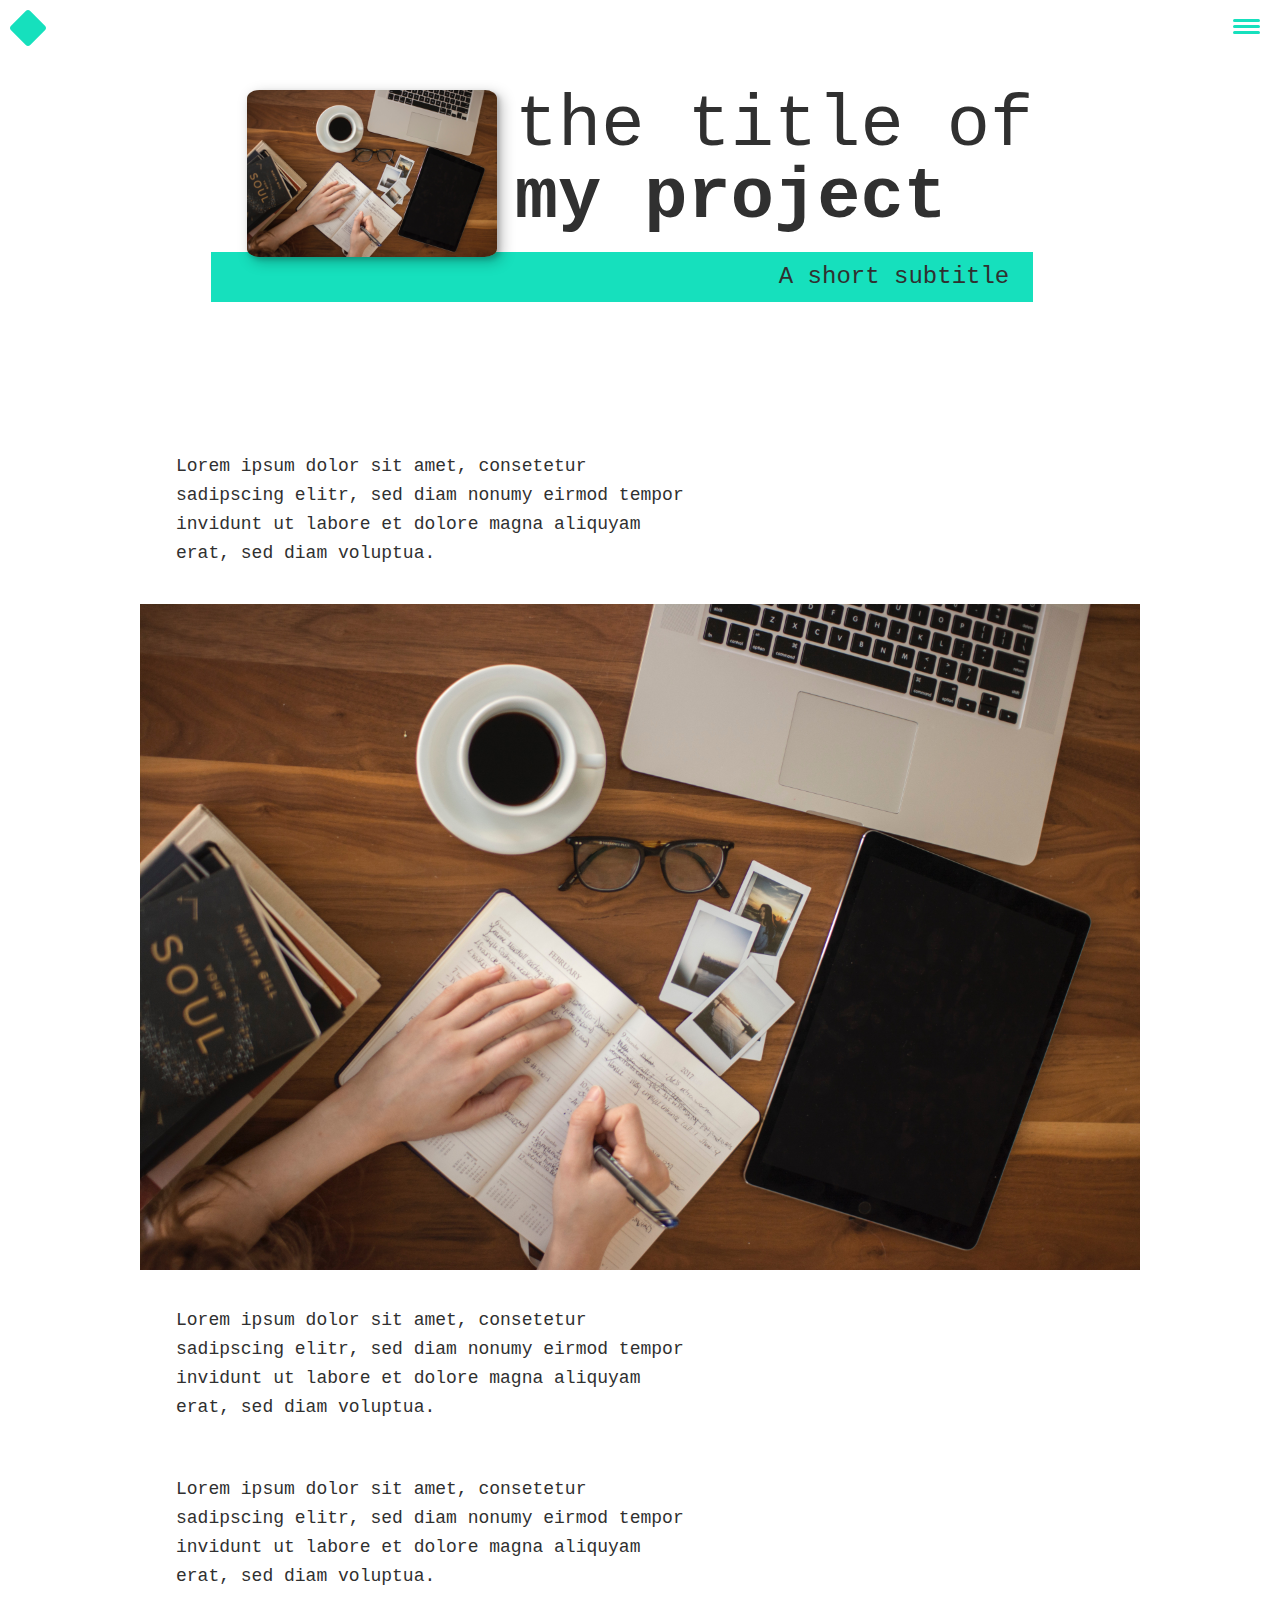
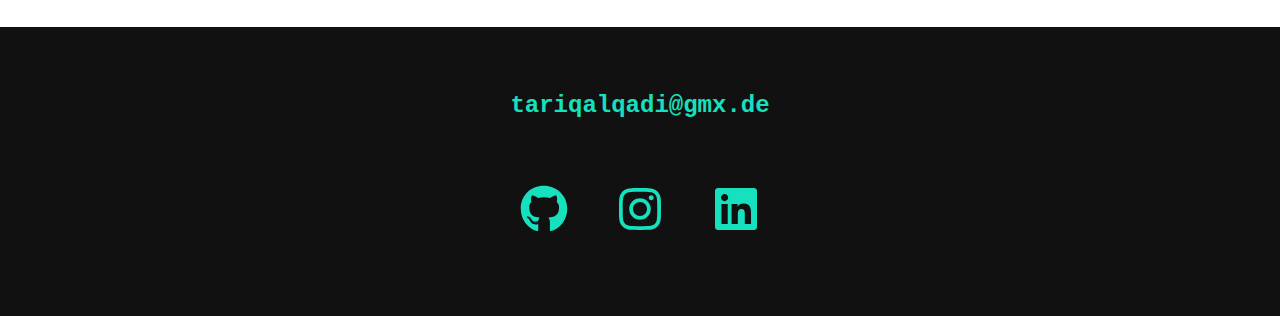
<file: portfolio-item-page-3.html>
<!DOCTYPE html>
<html lang="en">
  <head>
    <meta charset="UTF-8" />
    <meta http-equiv="X-UA-Compatible" content="IE=edge" />
    <meta name="viewport" content="width=device-width, initial-scale=1.0" />
    <title>My first personal website</title>
    <link rel="stylesheet" href="css/style.css" />
    <script defer src="js/index.js"></script>
  </head>
  <body>
    <header>
      <div class="logo">
        <a href="index.html#home">
          <svg
            viewBox="0 0 512 512"
            width="2em"
            height="2em"
            fill="var(--clr-accent)"
          >
            <path
              d="M284.3 11.7c-15.6-15.6-40.9-15.6-56.6 0l-216 216c-15.6 15.6-15.6 40.9 0 56.6l216 216c15.6 15.6 40.9 15.6 56.6 0l216-216c15.6-15.6 15.6-40.9 0-56.6l-216-216z"
            />
          </svg>
        </a>
      </div>
      <button class="nav-toggle" aria-label="toggle navigation">
        <span class="hamburger"></span>
      </button>
      <nav class="nav">
        <ul class="nav__list">
          <li class="nav__item">
            <a href="index.html#home" class="nav__link">Home</a>
          </li>
          <li class="nav__item">
            <a href="index.html#services" class="nav__link">My Services</a>
          </li>
          <li class="nav__item">
            <a href="index.html#about" class="nav__link">About me</a>
          </li>
          <li class="nav__item">
            <a href="index.html#work" class="nav__link">My Work</a>
          </li>
        </ul>
      </nav>
    </header>

    <!-- Portfolio Individual Introduction -->
    <section class="intro" id="portfolio-item">
      <h1 class="section__title section__title--intro">
        the title of <strong>my project</strong>
      </h1>
      <p class="section__subtitle section__subtitle--intro">A short subtitle</p>
      <img src="img/portfolio-3.jpg" alt="" class="intro__img" />
    </section>

    <div class="portfolio-item-individual">
      <p>
        Lorem ipsum dolor sit amet, consetetur sadipscing elitr, sed diam nonumy
        eirmod tempor invidunt ut labore et dolore magna aliquyam erat, sed diam
        voluptua.
      </p>
      <img src="img/portfolio-3.jpg" alt="" />
      <p>
        Lorem ipsum dolor sit amet, consetetur sadipscing elitr, sed diam nonumy
        eirmod tempor invidunt ut labore et dolore magna aliquyam erat, sed diam
        voluptua.
      </p>
      <p>
        Lorem ipsum dolor sit amet, consetetur sadipscing elitr, sed diam nonumy
        eirmod tempor invidunt ut labore et dolore magna aliquyam erat, sed diam
        voluptua.
      </p>
    </div>

    <!-- Footer -->
    <footer class="footer">
      <!-- replace with my email adress -->
      <a href="mailto:tariqalqadi@gmx.de" class="footer__link"
        >tariqalqadi@gmx.de</a
      >
      <!-- Social List -->
      <ul class="social-list">
        <!-- Github -->
        <li class="social-list__item">
          <a href="https://github.com/TariqAlQadi" class="social-list__link"
            ><svg
              width="2em"
              height="2em"
              fill="var(--clr-accent)"
              viewBox="0 0 496 512"
            >
              <path
                d="M165.9 397.4c0 2-2.3 3.6-5.2 3.6-3.3.3-5.6-1.3-5.6-3.6 0-2 2.3-3.6 5.2-3.6 3-.3 5.6 1.3 5.6 3.6zm-31.1-4.5c-.7 2 1.3 4.3 4.3 4.9 2.6 1 5.6 0 6.2-2s-1.3-4.3-4.3-5.2c-2.6-.7-5.5.3-6.2 2.3zm44.2-1.7c-2.9.7-4.9 2.6-4.6 4.9.3 2 2.9 3.3 5.9 2.6 2.9-.7 4.9-2.6 4.6-4.6-.3-1.9-3-3.2-5.9-2.9zM244.8 8C106.1 8 0 113.3 0 252c0 110.9 69.8 205.8 169.5 239.2 12.8 2.3 17.3-5.6 17.3-12.1 0-6.2-.3-40.4-.3-61.4 0 0-70 15-84.7-29.8 0 0-11.4-29.1-27.8-36.6 0 0-22.9-15.7 1.6-15.4 0 0 24.9 2 38.6 25.8 21.9 38.6 58.6 27.5 72.9 20.9 2.3-16 8.8-27.1 16-33.7-55.9-6.2-112.3-14.3-112.3-110.5 0-27.5 7.6-41.3 23.6-58.9-2.6-6.5-11.1-33.3 2.6-67.9 20.9-6.5 69 27 69 27 20-5.6 41.5-8.5 62.8-8.5s42.8 2.9 62.8 8.5c0 0 48.1-33.6 69-27 13.7 34.7 5.2 61.4 2.6 67.9 16 17.7 25.8 31.5 25.8 58.9 0 96.5-58.9 104.2-114.8 110.5 9.2 7.9 17 22.9 17 46.4 0 33.7-.3 75.4-.3 83.6 0 6.5 4.6 14.4 17.3 12.1C428.2 457.8 496 362.9 496 252 496 113.3 383.5 8 244.8 8zM97.2 352.9c-1.3 1-1 3.3.7 5.2 1.6 1.6 3.9 2.3 5.2 1 1.3-1 1-3.3-.7-5.2-1.6-1.6-3.9-2.3-5.2-1zm-10.8-8.1c-.7 1.3.3 2.9 2.3 3.9 1.6 1 3.6.7 4.3-.7.7-1.3-.3-2.9-2.3-3.9-2-.6-3.6-.3-4.3.7zm32.4 35.6c-1.6 1.3-1 4.3 1.3 6.2 2.3 2.3 5.2 2.6 6.5 1 1.3-1.3.7-4.3-1.3-6.2-2.2-2.3-5.2-2.6-6.5-1zm-11.4-14.7c-1.6 1-1.6 3.6 0 5.9 1.6 2.3 4.3 3.3 5.6 2.3 1.6-1.3 1.6-3.9 0-6.2-1.4-2.3-4-3.3-5.6-2z"
              />
            </svg>
          </a>
        </li>

        <!-- Instagram -->
        <li class="social-list__item">
          <a
            href="https://www.instagram.com/p.i.p.a.p.o/"
            class="social-list__link"
            ><svg
              width="2em"
              height="2em"
              fill="var(--clr-accent)"
              viewBox="0 0 448 512"
            >
              <path
                d="M224.1 141c-63.6 0-114.9 51.3-114.9 114.9s51.3 114.9 114.9 114.9S339 319.5 339 255.9 287.7 141 224.1 141zm0 189.6c-41.1 0-74.7-33.5-74.7-74.7s33.5-74.7 74.7-74.7 74.7 33.5 74.7 74.7-33.6 74.7-74.7 74.7zm146.4-194.3c0 14.9-12 26.8-26.8 26.8-14.9 0-26.8-12-26.8-26.8s12-26.8 26.8-26.8 26.8 12 26.8 26.8zm76.1 27.2c-1.7-35.9-9.9-67.7-36.2-93.9-26.2-26.2-58-34.4-93.9-36.2-37-2.1-147.9-2.1-184.9 0-35.8 1.7-67.6 9.9-93.9 36.1s-34.4 58-36.2 93.9c-2.1 37-2.1 147.9 0 184.9 1.7 35.9 9.9 67.7 36.2 93.9s58 34.4 93.9 36.2c37 2.1 147.9 2.1 184.9 0 35.9-1.7 67.7-9.9 93.9-36.2 26.2-26.2 34.4-58 36.2-93.9 2.1-37 2.1-147.8 0-184.8zM398.8 388c-7.8 19.6-22.9 34.7-42.6 42.6-29.5 11.7-99.5 9-132.1 9s-102.7 2.6-132.1-9c-19.6-7.8-34.7-22.9-42.6-42.6-11.7-29.5-9-99.5-9-132.1s-2.6-102.7 9-132.1c7.8-19.6 22.9-34.7 42.6-42.6 29.5-11.7 99.5-9 132.1-9s102.7-2.6 132.1 9c19.6 7.8 34.7 22.9 42.6 42.6 11.7 29.5 9 99.5 9 132.1s2.7 102.7-9 132.1z"
              />
            </svg>
          </a>
        </li>
        <!-- LinkedIn -->
        <li class="social-list__item">
          <a
            href="https://www.linkedin.com/in/tariq-al-qadi-22b306262/"
            class="social-list__link"
            ><svg
              width="2em"
              height="2em"
              fill="var(--clr-accent)"
              viewBox="0 0 448 512"
            >
              <path
                d="M416 32H31.9C14.3 32 0 46.5 0 64.3v383.4C0 465.5 14.3 480 31.9 480H416c17.6 0 32-14.5 32-32.3V64.3c0-17.8-14.4-32.3-32-32.3zM135.4 416H69V202.2h66.5V416zm-33.2-243c-21.3 0-38.5-17.3-38.5-38.5S80.9 96 102.2 96c21.2 0 38.5 17.3 38.5 38.5 0 21.3-17.2 38.5-38.5 38.5zm282.1 243h-66.4V312c0-24.8-.5-56.7-34.5-56.7-34.6 0-39.9 27-39.9 54.9V416h-66.4V202.2h63.7v29.2h.9c8.9-16.8 30.6-34.5 62.9-34.5 67.2 0 79.7 44.3 79.7 101.9V416z"
              />
            </svg>
          </a>
        </li>
      </ul>
    </footer>
  </body>
</html>
</file>
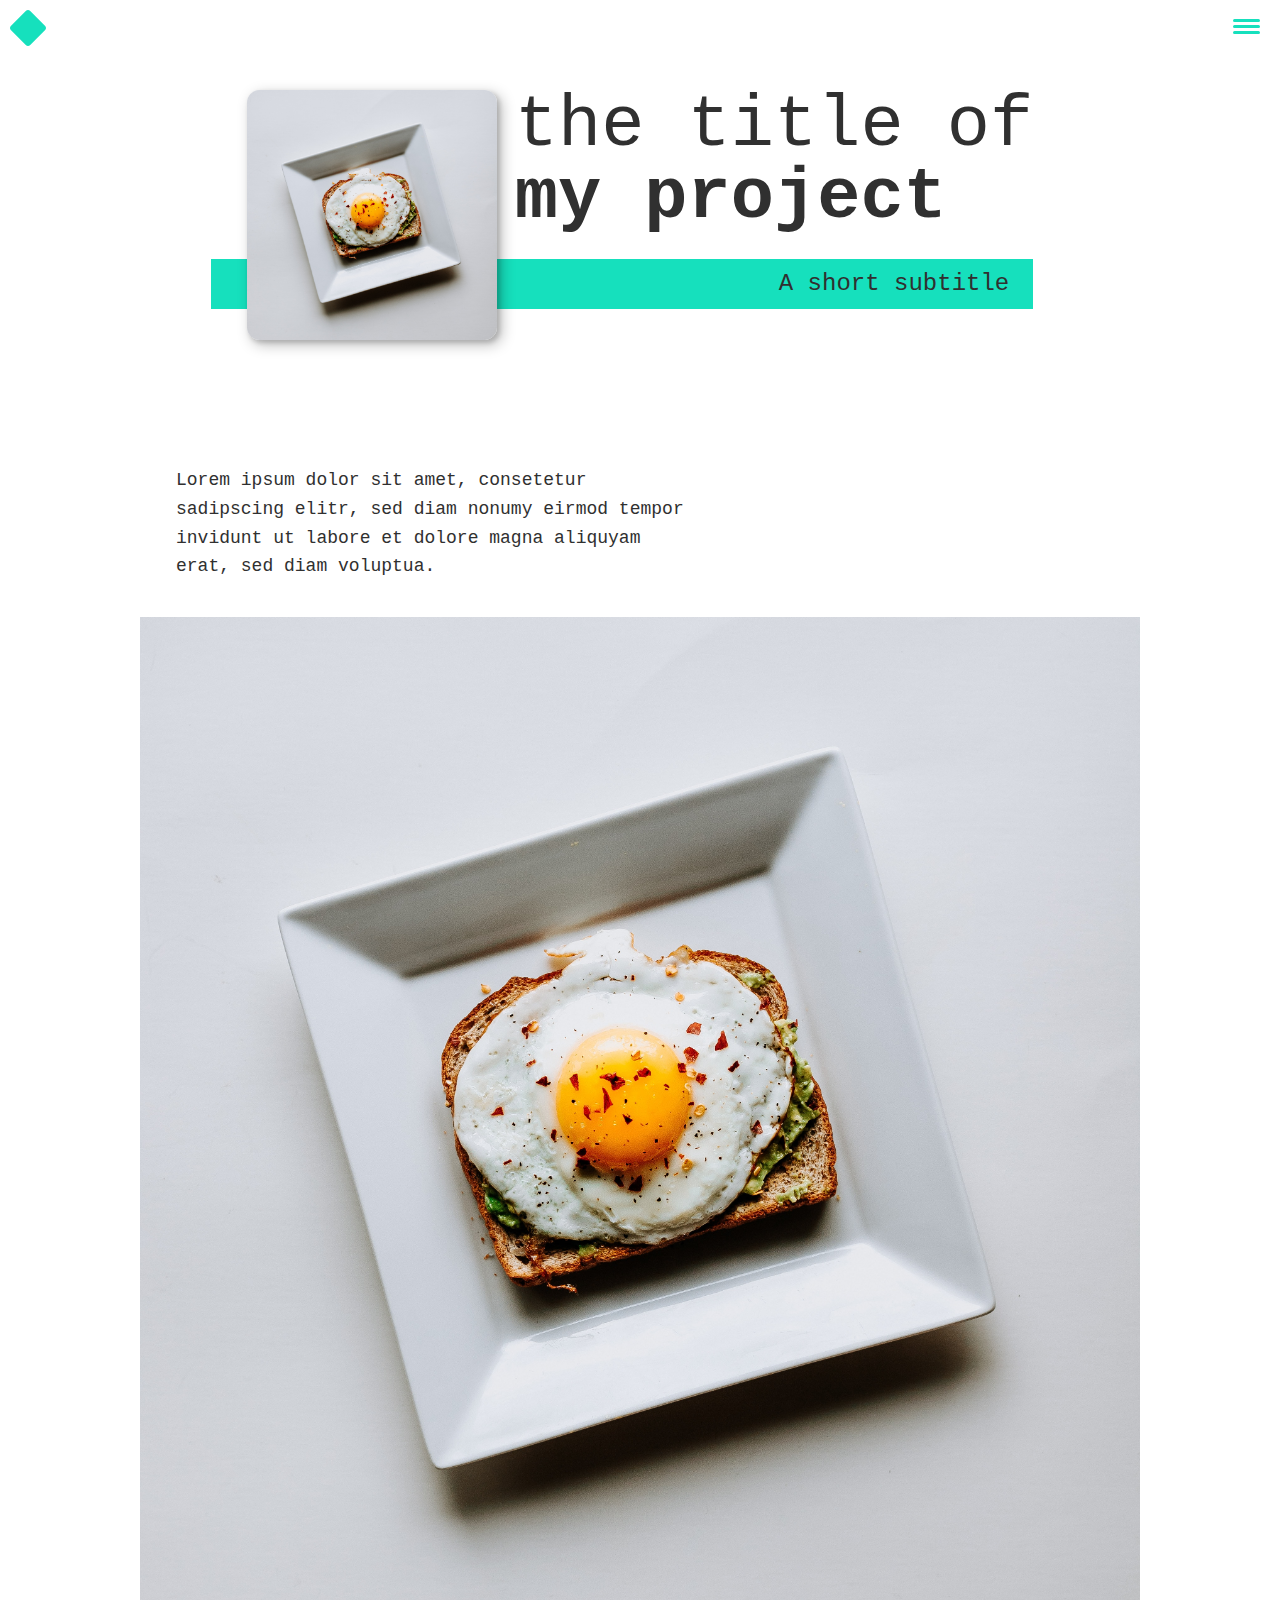
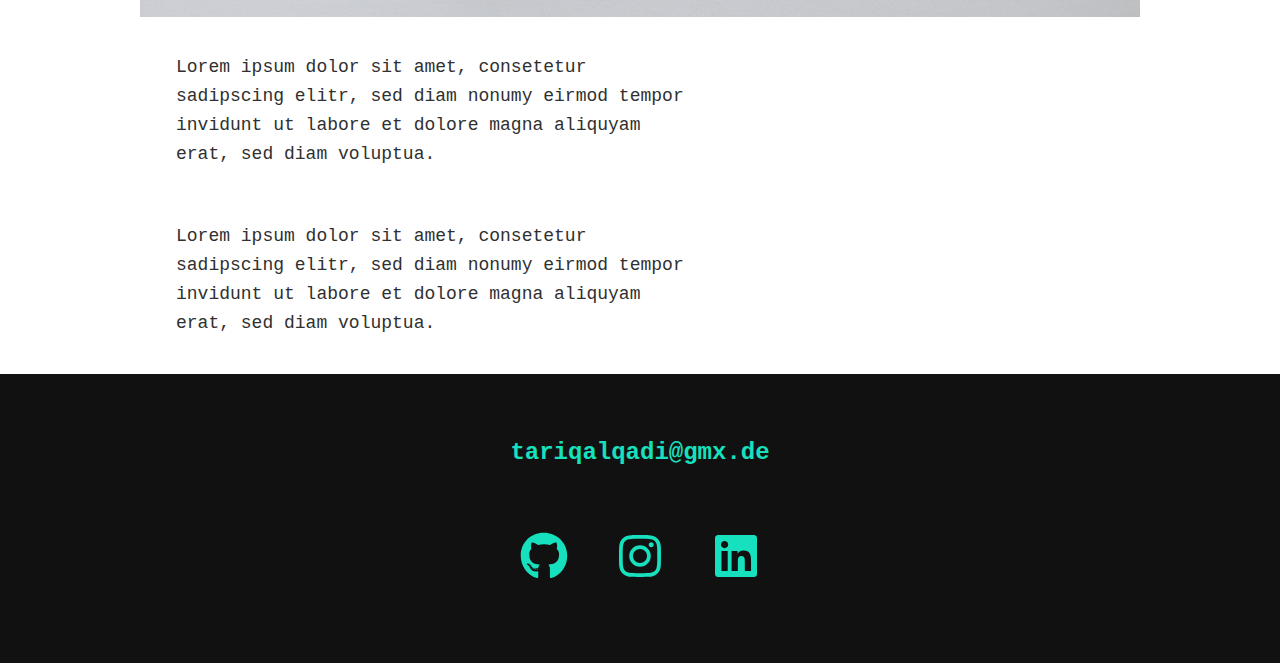
<file: portfolio-item-page-4.html>
<!DOCTYPE html>
<html lang="en">
  <head>
    <meta charset="UTF-8" />
    <meta http-equiv="X-UA-Compatible" content="IE=edge" />
    <meta name="viewport" content="width=device-width, initial-scale=1.0" />
    <title>My first personal website</title>
    <link rel="stylesheet" href="css/style.css" />
    <script defer src="js/index.js"></script>
  </head>
  <body>
    <header>
      <div class="logo">
        <a href="index.html#home">
          <svg
            viewBox="0 0 512 512"
            width="2em"
            height="2em"
            fill="var(--clr-accent)"
          >
            <path
              d="M284.3 11.7c-15.6-15.6-40.9-15.6-56.6 0l-216 216c-15.6 15.6-15.6 40.9 0 56.6l216 216c15.6 15.6 40.9 15.6 56.6 0l216-216c15.6-15.6 15.6-40.9 0-56.6l-216-216z"
            />
          </svg>
        </a>
      </div>
      <button class="nav-toggle" aria-label="toggle navigation">
        <span class="hamburger"></span>
      </button>
      <nav class="nav">
        <ul class="nav__list">
          <li class="nav__item">
            <a href="index.html#home" class="nav__link">Home</a>
          </li>
          <li class="nav__item">
            <a href="index.html#services" class="nav__link">My Services</a>
          </li>
          <li class="nav__item">
            <a href="index.html#about" class="nav__link">About me</a>
          </li>
          <li class="nav__item">
            <a href="index.html#work" class="nav__link">My Work</a>
          </li>
        </ul>
      </nav>
    </header>

    <!-- Portfolio Individual Introduction -->
    <section class="intro" id="portfolio-item">
      <h1 class="section__title section__title--intro">
        the title of <strong>my project</strong>
      </h1>
      <p class="section__subtitle section__subtitle--intro">A short subtitle</p>
      <img src="img/portfolio-4.jpg" alt="" class="intro__img" />
    </section>

    <div class="portfolio-item-individual">
      <p>
        Lorem ipsum dolor sit amet, consetetur sadipscing elitr, sed diam nonumy
        eirmod tempor invidunt ut labore et dolore magna aliquyam erat, sed diam
        voluptua.
      </p>
      <img src="img/portfolio-4.jpg" alt="" />
      <p>
        Lorem ipsum dolor sit amet, consetetur sadipscing elitr, sed diam nonumy
        eirmod tempor invidunt ut labore et dolore magna aliquyam erat, sed diam
        voluptua.
      </p>
      <p>
        Lorem ipsum dolor sit amet, consetetur sadipscing elitr, sed diam nonumy
        eirmod tempor invidunt ut labore et dolore magna aliquyam erat, sed diam
        voluptua.
      </p>
    </div>

    <!-- Footer -->
    <footer class="footer">
      <!-- replace with my email adress -->
      <a href="mailto:tariqalqadi@gmx.de" class="footer__link"
        >tariqalqadi@gmx.de</a
      >
      <!-- Social List -->
      <ul class="social-list">
        <!-- Github -->
        <li class="social-list__item">
          <a href="https://github.com/TariqAlQadi" class="social-list__link"
            ><svg
              width="2em"
              height="2em"
              fill="var(--clr-accent)"
              viewBox="0 0 496 512"
            >
              <path
                d="M165.9 397.4c0 2-2.3 3.6-5.2 3.6-3.3.3-5.6-1.3-5.6-3.6 0-2 2.3-3.6 5.2-3.6 3-.3 5.6 1.3 5.6 3.6zm-31.1-4.5c-.7 2 1.3 4.3 4.3 4.9 2.6 1 5.6 0 6.2-2s-1.3-4.3-4.3-5.2c-2.6-.7-5.5.3-6.2 2.3zm44.2-1.7c-2.9.7-4.9 2.6-4.6 4.9.3 2 2.9 3.3 5.9 2.6 2.9-.7 4.9-2.6 4.6-4.6-.3-1.9-3-3.2-5.9-2.9zM244.8 8C106.1 8 0 113.3 0 252c0 110.9 69.8 205.8 169.5 239.2 12.8 2.3 17.3-5.6 17.3-12.1 0-6.2-.3-40.4-.3-61.4 0 0-70 15-84.7-29.8 0 0-11.4-29.1-27.8-36.6 0 0-22.9-15.7 1.6-15.4 0 0 24.9 2 38.6 25.8 21.9 38.6 58.6 27.5 72.9 20.9 2.3-16 8.8-27.1 16-33.7-55.9-6.2-112.3-14.3-112.3-110.5 0-27.5 7.6-41.3 23.6-58.9-2.6-6.5-11.1-33.3 2.6-67.9 20.9-6.5 69 27 69 27 20-5.6 41.5-8.5 62.8-8.5s42.8 2.9 62.8 8.5c0 0 48.1-33.6 69-27 13.7 34.7 5.2 61.4 2.6 67.9 16 17.7 25.8 31.5 25.8 58.9 0 96.5-58.9 104.2-114.8 110.5 9.2 7.9 17 22.9 17 46.4 0 33.7-.3 75.4-.3 83.6 0 6.5 4.6 14.4 17.3 12.1C428.2 457.8 496 362.9 496 252 496 113.3 383.5 8 244.8 8zM97.2 352.9c-1.3 1-1 3.3.7 5.2 1.6 1.6 3.9 2.3 5.2 1 1.3-1 1-3.3-.7-5.2-1.6-1.6-3.9-2.3-5.2-1zm-10.8-8.1c-.7 1.3.3 2.9 2.3 3.9 1.6 1 3.6.7 4.3-.7.7-1.3-.3-2.9-2.3-3.9-2-.6-3.6-.3-4.3.7zm32.4 35.6c-1.6 1.3-1 4.3 1.3 6.2 2.3 2.3 5.2 2.6 6.5 1 1.3-1.3.7-4.3-1.3-6.2-2.2-2.3-5.2-2.6-6.5-1zm-11.4-14.7c-1.6 1-1.6 3.6 0 5.9 1.6 2.3 4.3 3.3 5.6 2.3 1.6-1.3 1.6-3.9 0-6.2-1.4-2.3-4-3.3-5.6-2z"
              />
            </svg>
          </a>
        </li>

        <!-- Instagram -->
        <li class="social-list__item">
          <a
            href="https://www.instagram.com/p.i.p.a.p.o/"
            class="social-list__link"
            ><svg
              width="2em"
              height="2em"
              fill="var(--clr-accent)"
              viewBox="0 0 448 512"
            >
              <path
                d="M224.1 141c-63.6 0-114.9 51.3-114.9 114.9s51.3 114.9 114.9 114.9S339 319.5 339 255.9 287.7 141 224.1 141zm0 189.6c-41.1 0-74.7-33.5-74.7-74.7s33.5-74.7 74.7-74.7 74.7 33.5 74.7 74.7-33.6 74.7-74.7 74.7zm146.4-194.3c0 14.9-12 26.8-26.8 26.8-14.9 0-26.8-12-26.8-26.8s12-26.8 26.8-26.8 26.8 12 26.8 26.8zm76.1 27.2c-1.7-35.9-9.9-67.7-36.2-93.9-26.2-26.2-58-34.4-93.9-36.2-37-2.1-147.9-2.1-184.9 0-35.8 1.7-67.6 9.9-93.9 36.1s-34.4 58-36.2 93.9c-2.1 37-2.1 147.9 0 184.9 1.7 35.9 9.9 67.7 36.2 93.9s58 34.4 93.9 36.2c37 2.1 147.9 2.1 184.9 0 35.9-1.7 67.7-9.9 93.9-36.2 26.2-26.2 34.4-58 36.2-93.9 2.1-37 2.1-147.8 0-184.8zM398.8 388c-7.8 19.6-22.9 34.7-42.6 42.6-29.5 11.7-99.5 9-132.1 9s-102.7 2.6-132.1-9c-19.6-7.8-34.7-22.9-42.6-42.6-11.7-29.5-9-99.5-9-132.1s-2.6-102.7 9-132.1c7.8-19.6 22.9-34.7 42.6-42.6 29.5-11.7 99.5-9 132.1-9s102.7-2.6 132.1 9c19.6 7.8 34.7 22.9 42.6 42.6 11.7 29.5 9 99.5 9 132.1s2.7 102.7-9 132.1z"
              />
            </svg>
          </a>
        </li>
        <!-- LinkedIn -->
        <li class="social-list__item">
          <a
            href="https://www.linkedin.com/in/tariq-al-qadi-22b306262/"
            class="social-list__link"
            ><svg
              width="2em"
              height="2em"
              fill="var(--clr-accent)"
              viewBox="0 0 448 512"
            >
              <path
                d="M416 32H31.9C14.3 32 0 46.5 0 64.3v383.4C0 465.5 14.3 480 31.9 480H416c17.6 0 32-14.5 32-32.3V64.3c0-17.8-14.4-32.3-32-32.3zM135.4 416H69V202.2h66.5V416zm-33.2-243c-21.3 0-38.5-17.3-38.5-38.5S80.9 96 102.2 96c21.2 0 38.5 17.3 38.5 38.5 0 21.3-17.2 38.5-38.5 38.5zm282.1 243h-66.4V312c0-24.8-.5-56.7-34.5-56.7-34.6 0-39.9 27-39.9 54.9V416h-66.4V202.2h63.7v29.2h.9c8.9-16.8 30.6-34.5 62.9-34.5 67.2 0 79.7 44.3 79.7 101.9V416z"
              />
            </svg>
          </a>
        </li>
      </ul>
    </footer>
  </body>
</html>
</file>
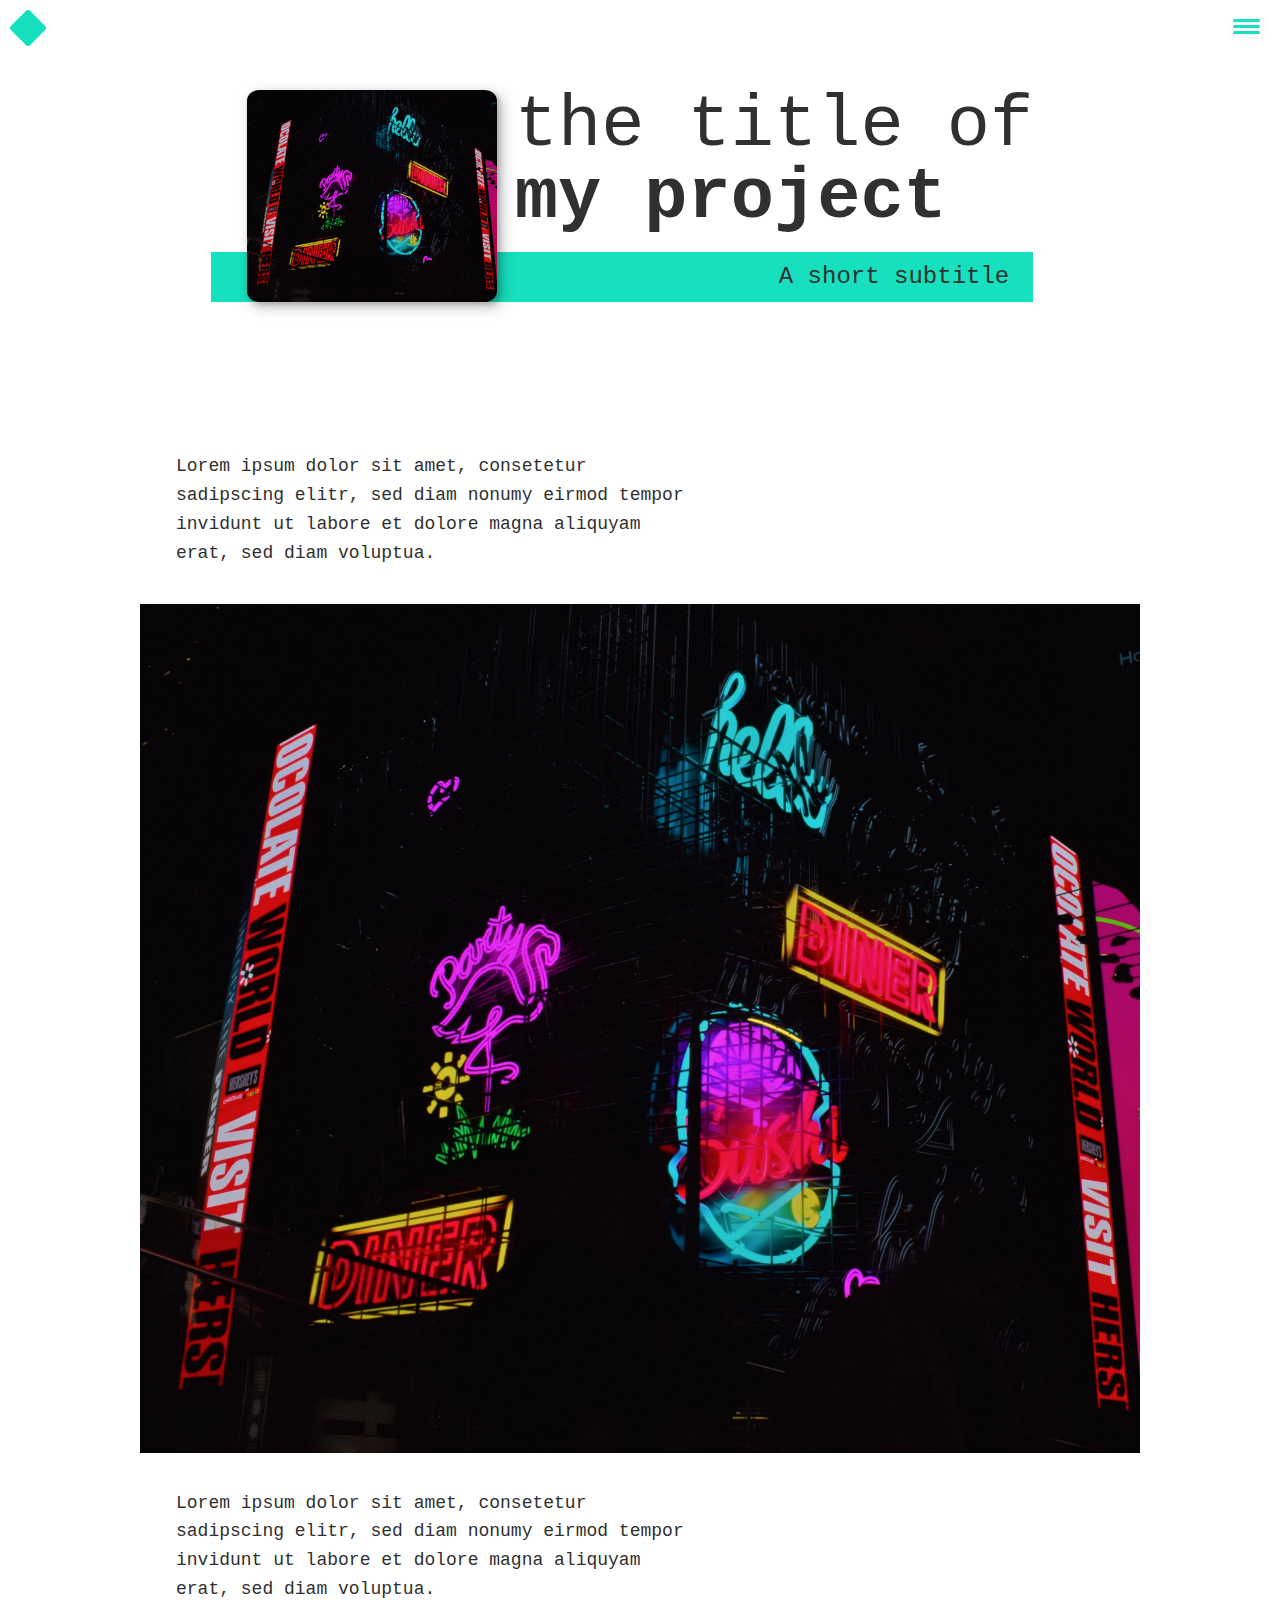
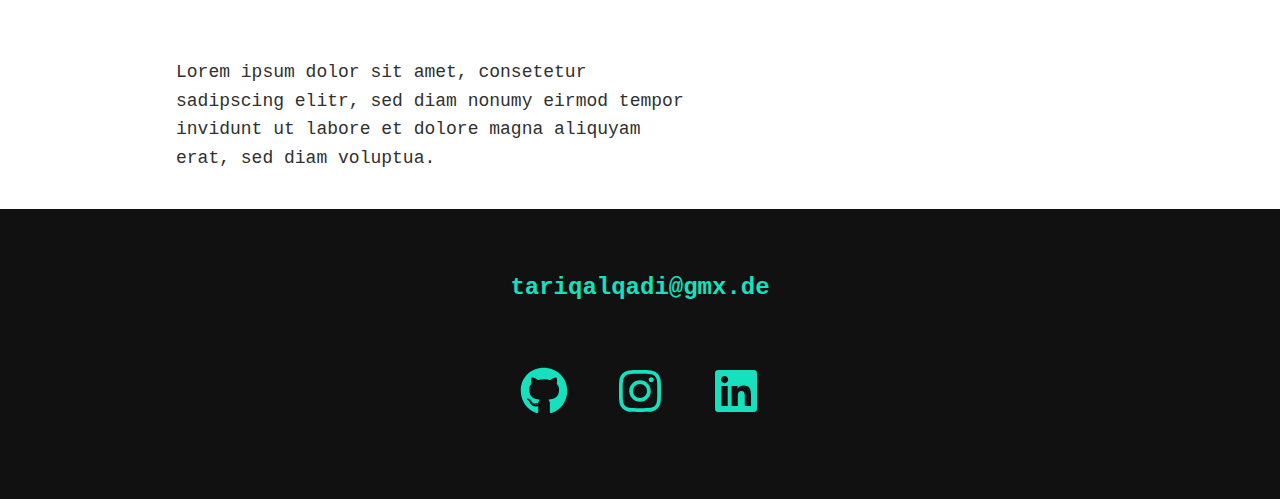
<file: portfolio-item-page-5.html>
<!DOCTYPE html>
<html lang="en">
  <head>
    <meta charset="UTF-8" />
    <meta http-equiv="X-UA-Compatible" content="IE=edge" />
    <meta name="viewport" content="width=device-width, initial-scale=1.0" />
    <title>My first personal website</title>
    <link rel="stylesheet" href="css/style.css" />
    <script defer src="js/index.js"></script>
  </head>
  <body>
    <header>
      <div class="logo">
        <a href="index.html#home">
          <svg
            viewBox="0 0 512 512"
            width="2em"
            height="2em"
            fill="var(--clr-accent)"
          >
            <path
              d="M284.3 11.7c-15.6-15.6-40.9-15.6-56.6 0l-216 216c-15.6 15.6-15.6 40.9 0 56.6l216 216c15.6 15.6 40.9 15.6 56.6 0l216-216c15.6-15.6 15.6-40.9 0-56.6l-216-216z"
            />
          </svg>
        </a>
      </div>
      <button class="nav-toggle" aria-label="toggle navigation">
        <span class="hamburger"></span>
      </button>
      <nav class="nav">
        <ul class="nav__list">
          <li class="nav__item">
            <a href="index.html#home" class="nav__link">Home</a>
          </li>
          <li class="nav__item">
            <a href="index.html#services" class="nav__link">My Services</a>
          </li>
          <li class="nav__item">
            <a href="index.html#about" class="nav__link">About me</a>
          </li>
          <li class="nav__item">
            <a href="index.html#work" class="nav__link">My Work</a>
          </li>
        </ul>
      </nav>
    </header>

    <!-- Portfolio Individual Introduction -->
    <section class="intro" id="portfolio-item">
      <h1 class="section__title section__title--intro">
        the title of <strong>my project</strong>
      </h1>
      <p class="section__subtitle section__subtitle--intro">A short subtitle</p>
      <img src="img/portfolio-5.jpg" alt="" class="intro__img" />
    </section>

    <div class="portfolio-item-individual">
      <p>
        Lorem ipsum dolor sit amet, consetetur sadipscing elitr, sed diam nonumy
        eirmod tempor invidunt ut labore et dolore magna aliquyam erat, sed diam
        voluptua.
      </p>
      <img src="img/portfolio-5.jpg" alt="" />
      <p>
        Lorem ipsum dolor sit amet, consetetur sadipscing elitr, sed diam nonumy
        eirmod tempor invidunt ut labore et dolore magna aliquyam erat, sed diam
        voluptua.
      </p>
      <p>
        Lorem ipsum dolor sit amet, consetetur sadipscing elitr, sed diam nonumy
        eirmod tempor invidunt ut labore et dolore magna aliquyam erat, sed diam
        voluptua.
      </p>
    </div>

    <!-- Footer -->
    <footer class="footer">
      <!-- replace with my email adress -->
      <a href="mailto:tariqalqadi@gmx.de" class="footer__link"
        >tariqalqadi@gmx.de</a
      >
      <!-- Social List -->
      <ul class="social-list">
        <!-- Github -->
        <li class="social-list__item">
          <a href="https://github.com/TariqAlQadi" class="social-list__link"
            ><svg
              width="2em"
              height="2em"
              fill="var(--clr-accent)"
              viewBox="0 0 496 512"
            >
              <path
                d="M165.9 397.4c0 2-2.3 3.6-5.2 3.6-3.3.3-5.6-1.3-5.6-3.6 0-2 2.3-3.6 5.2-3.6 3-.3 5.6 1.3 5.6 3.6zm-31.1-4.5c-.7 2 1.3 4.3 4.3 4.9 2.6 1 5.6 0 6.2-2s-1.3-4.3-4.3-5.2c-2.6-.7-5.5.3-6.2 2.3zm44.2-1.7c-2.9.7-4.9 2.6-4.6 4.9.3 2 2.9 3.3 5.9 2.6 2.9-.7 4.9-2.6 4.6-4.6-.3-1.9-3-3.2-5.9-2.9zM244.8 8C106.1 8 0 113.3 0 252c0 110.9 69.8 205.8 169.5 239.2 12.8 2.3 17.3-5.6 17.3-12.1 0-6.2-.3-40.4-.3-61.4 0 0-70 15-84.7-29.8 0 0-11.4-29.1-27.8-36.6 0 0-22.9-15.7 1.6-15.4 0 0 24.9 2 38.6 25.8 21.9 38.6 58.6 27.5 72.9 20.9 2.3-16 8.8-27.1 16-33.7-55.9-6.2-112.3-14.3-112.3-110.5 0-27.5 7.6-41.3 23.6-58.9-2.6-6.5-11.1-33.3 2.6-67.9 20.9-6.5 69 27 69 27 20-5.6 41.5-8.5 62.8-8.5s42.8 2.9 62.8 8.5c0 0 48.1-33.6 69-27 13.7 34.7 5.2 61.4 2.6 67.9 16 17.7 25.8 31.5 25.8 58.9 0 96.5-58.9 104.2-114.8 110.5 9.2 7.9 17 22.9 17 46.4 0 33.7-.3 75.4-.3 83.6 0 6.5 4.6 14.4 17.3 12.1C428.2 457.8 496 362.9 496 252 496 113.3 383.5 8 244.8 8zM97.2 352.9c-1.3 1-1 3.3.7 5.2 1.6 1.6 3.9 2.3 5.2 1 1.3-1 1-3.3-.7-5.2-1.6-1.6-3.9-2.3-5.2-1zm-10.8-8.1c-.7 1.3.3 2.9 2.3 3.9 1.6 1 3.6.7 4.3-.7.7-1.3-.3-2.9-2.3-3.9-2-.6-3.6-.3-4.3.7zm32.4 35.6c-1.6 1.3-1 4.3 1.3 6.2 2.3 2.3 5.2 2.6 6.5 1 1.3-1.3.7-4.3-1.3-6.2-2.2-2.3-5.2-2.6-6.5-1zm-11.4-14.7c-1.6 1-1.6 3.6 0 5.9 1.6 2.3 4.3 3.3 5.6 2.3 1.6-1.3 1.6-3.9 0-6.2-1.4-2.3-4-3.3-5.6-2z"
              />
            </svg>
          </a>
        </li>

        <!-- Instagram -->
        <li class="social-list__item">
          <a
            href="https://www.instagram.com/p.i.p.a.p.o/"
            class="social-list__link"
            ><svg
              width="2em"
              height="2em"
              fill="var(--clr-accent)"
              viewBox="0 0 448 512"
            >
              <path
                d="M224.1 141c-63.6 0-114.9 51.3-114.9 114.9s51.3 114.9 114.9 114.9S339 319.5 339 255.9 287.7 141 224.1 141zm0 189.6c-41.1 0-74.7-33.5-74.7-74.7s33.5-74.7 74.7-74.7 74.7 33.5 74.7 74.7-33.6 74.7-74.7 74.7zm146.4-194.3c0 14.9-12 26.8-26.8 26.8-14.9 0-26.8-12-26.8-26.8s12-26.8 26.8-26.8 26.8 12 26.8 26.8zm76.1 27.2c-1.7-35.9-9.9-67.7-36.2-93.9-26.2-26.2-58-34.4-93.9-36.2-37-2.1-147.9-2.1-184.9 0-35.8 1.7-67.6 9.9-93.9 36.1s-34.4 58-36.2 93.9c-2.1 37-2.1 147.9 0 184.9 1.7 35.9 9.9 67.7 36.2 93.9s58 34.4 93.9 36.2c37 2.1 147.9 2.1 184.9 0 35.9-1.7 67.7-9.9 93.9-36.2 26.2-26.2 34.4-58 36.2-93.9 2.1-37 2.1-147.8 0-184.8zM398.8 388c-7.8 19.6-22.9 34.7-42.6 42.6-29.5 11.7-99.5 9-132.1 9s-102.7 2.6-132.1-9c-19.6-7.8-34.7-22.9-42.6-42.6-11.7-29.5-9-99.5-9-132.1s-2.6-102.7 9-132.1c7.8-19.6 22.9-34.7 42.6-42.6 29.5-11.7 99.5-9 132.1-9s102.7-2.6 132.1 9c19.6 7.8 34.7 22.9 42.6 42.6 11.7 29.5 9 99.5 9 132.1s2.7 102.7-9 132.1z"
              />
            </svg>
          </a>
        </li>
        <!-- LinkedIn -->
        <li class="social-list__item">
          <a
            href="https://www.linkedin.com/in/tariq-al-qadi-22b306262/"
            class="social-list__link"
            ><svg
              width="2em"
              height="2em"
              fill="var(--clr-accent)"
              viewBox="0 0 448 512"
            >
              <path
                d="M416 32H31.9C14.3 32 0 46.5 0 64.3v383.4C0 465.5 14.3 480 31.9 480H416c17.6 0 32-14.5 32-32.3V64.3c0-17.8-14.4-32.3-32-32.3zM135.4 416H69V202.2h66.5V416zm-33.2-243c-21.3 0-38.5-17.3-38.5-38.5S80.9 96 102.2 96c21.2 0 38.5 17.3 38.5 38.5 0 21.3-17.2 38.5-38.5 38.5zm282.1 243h-66.4V312c0-24.8-.5-56.7-34.5-56.7-34.6 0-39.9 27-39.9 54.9V416h-66.4V202.2h63.7v29.2h.9c8.9-16.8 30.6-34.5 62.9-34.5 67.2 0 79.7 44.3 79.7 101.9V416z"
              />
            </svg>
          </a>
        </li>
      </ul>
    </footer>
  </body>
</html>
</file>
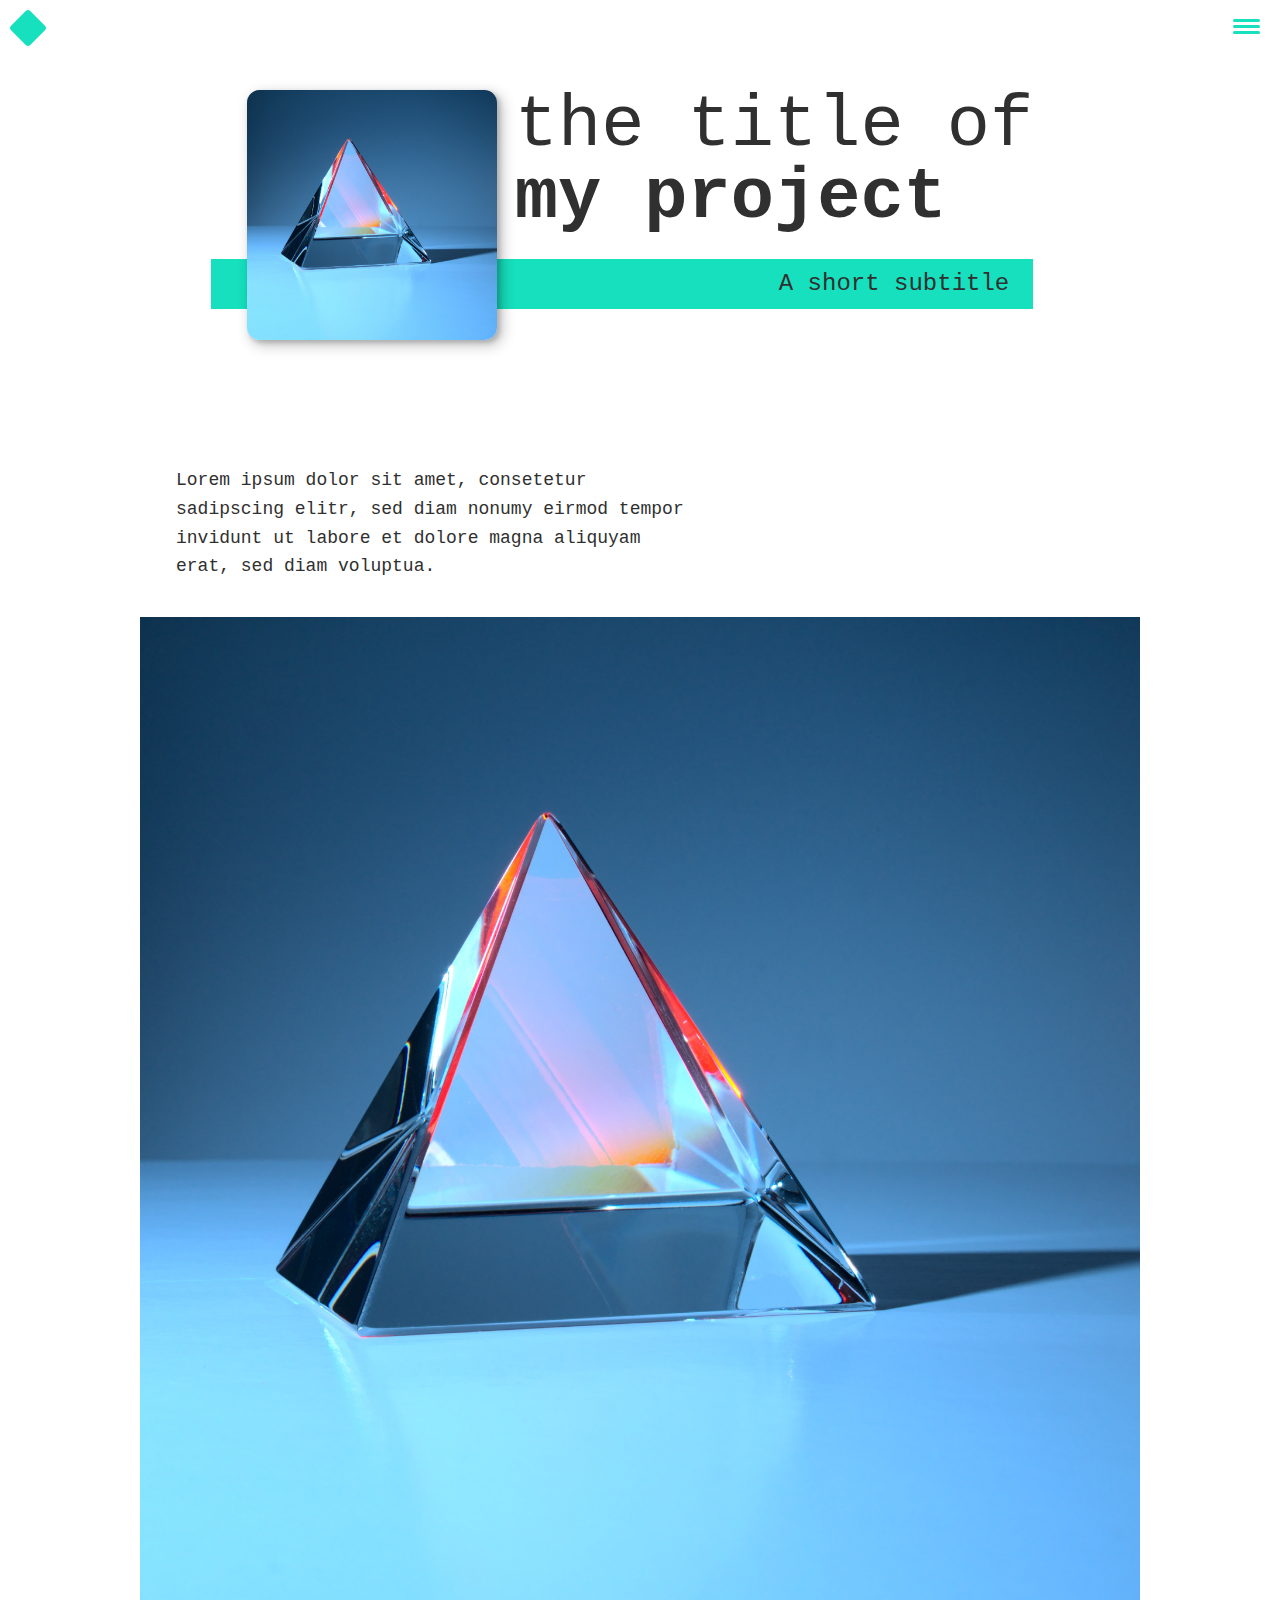
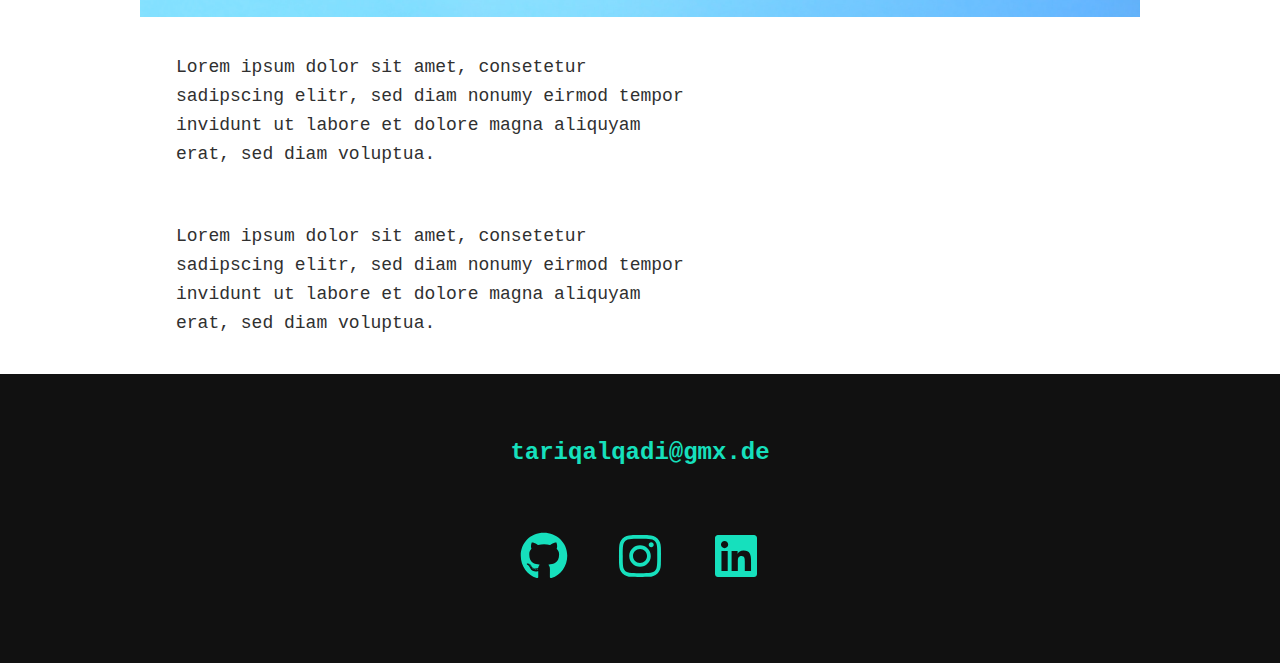
<file: portfolio-item-page-6.html>
<!DOCTYPE html>
<html lang="en">
  <head>
    <meta charset="UTF-8" />
    <meta http-equiv="X-UA-Compatible" content="IE=edge" />
    <meta name="viewport" content="width=device-width, initial-scale=1.0" />
    <title>My first personal website</title>
    <link rel="stylesheet" href="css/style.css" />
    <script defer src="js/index.js"></script>
  </head>
  <body>
    <header>
      <div class="logo">
        <a href="index.html#homee">
          <svg
            viewBox="0 0 512 512"
            width="2em"
            height="2em"
            fill="var(--clr-accent)"
          >
            <path
              d="M284.3 11.7c-15.6-15.6-40.9-15.6-56.6 0l-216 216c-15.6 15.6-15.6 40.9 0 56.6l216 216c15.6 15.6 40.9 15.6 56.6 0l216-216c15.6-15.6 15.6-40.9 0-56.6l-216-216z"
            />
          </svg>
        </a>
      </div>
      <button class="nav-toggle" aria-label="toggle navigation">
        <span class="hamburger"></span>
      </button>
      <nav class="nav">
        <ul class="nav__list">
          <li class="nav__item">
            <a href="index.html#home" class="nav__link">Home</a>
          </li>
          <li class="nav__item">
            <a href="index.html#services" class="nav__link">My Services</a>
          </li>
          <li class="nav__item">
            <a href="index.html#about" class="nav__link">About me</a>
          </li>
          <li class="nav__item">
            <a href="index.html#work" class="nav__link">My Work</a>
          </li>
        </ul>
      </nav>
    </header>

    <!-- Portfolio Individual Introduction -->
    <section class="intro" id="portfolio-item">
      <h1 class="section__title section__title--intro">
        the title of <strong>my project</strong>
      </h1>
      <p class="section__subtitle section__subtitle--intro">A short subtitle</p>
      <img src="img/portfolio-6.jpg" alt="" class="intro__img" />
    </section>

    <div class="portfolio-item-individual">
      <p>
        Lorem ipsum dolor sit amet, consetetur sadipscing elitr, sed diam nonumy
        eirmod tempor invidunt ut labore et dolore magna aliquyam erat, sed diam
        voluptua.
      </p>
      <img src="img/portfolio-6.jpg" alt="" />
      <p>
        Lorem ipsum dolor sit amet, consetetur sadipscing elitr, sed diam nonumy
        eirmod tempor invidunt ut labore et dolore magna aliquyam erat, sed diam
        voluptua.
      </p>
      <p>
        Lorem ipsum dolor sit amet, consetetur sadipscing elitr, sed diam nonumy
        eirmod tempor invidunt ut labore et dolore magna aliquyam erat, sed diam
        voluptua.
      </p>
    </div>

    <!-- Footer -->
    <footer class="footer">
      <!-- replace with my email adress -->
      <a href="mailto:tariqalqadi@gmx.de" class="footer__link"
        >tariqalqadi@gmx.de</a
      >
      <!-- Social List -->
      <ul class="social-list">
        <!-- Github -->
        <li class="social-list__item">
          <a href="https://github.com/TariqAlQadi" class="social-list__link"
            ><svg
              width="2em"
              height="2em"
              fill="var(--clr-accent)"
              viewBox="0 0 496 512"
            >
              <path
                d="M165.9 397.4c0 2-2.3 3.6-5.2 3.6-3.3.3-5.6-1.3-5.6-3.6 0-2 2.3-3.6 5.2-3.6 3-.3 5.6 1.3 5.6 3.6zm-31.1-4.5c-.7 2 1.3 4.3 4.3 4.9 2.6 1 5.6 0 6.2-2s-1.3-4.3-4.3-5.2c-2.6-.7-5.5.3-6.2 2.3zm44.2-1.7c-2.9.7-4.9 2.6-4.6 4.9.3 2 2.9 3.3 5.9 2.6 2.9-.7 4.9-2.6 4.6-4.6-.3-1.9-3-3.2-5.9-2.9zM244.8 8C106.1 8 0 113.3 0 252c0 110.9 69.8 205.8 169.5 239.2 12.8 2.3 17.3-5.6 17.3-12.1 0-6.2-.3-40.4-.3-61.4 0 0-70 15-84.7-29.8 0 0-11.4-29.1-27.8-36.6 0 0-22.9-15.7 1.6-15.4 0 0 24.9 2 38.6 25.8 21.9 38.6 58.6 27.5 72.9 20.9 2.3-16 8.8-27.1 16-33.7-55.9-6.2-112.3-14.3-112.3-110.5 0-27.5 7.6-41.3 23.6-58.9-2.6-6.5-11.1-33.3 2.6-67.9 20.9-6.5 69 27 69 27 20-5.6 41.5-8.5 62.8-8.5s42.8 2.9 62.8 8.5c0 0 48.1-33.6 69-27 13.7 34.7 5.2 61.4 2.6 67.9 16 17.7 25.8 31.5 25.8 58.9 0 96.5-58.9 104.2-114.8 110.5 9.2 7.9 17 22.9 17 46.4 0 33.7-.3 75.4-.3 83.6 0 6.5 4.6 14.4 17.3 12.1C428.2 457.8 496 362.9 496 252 496 113.3 383.5 8 244.8 8zM97.2 352.9c-1.3 1-1 3.3.7 5.2 1.6 1.6 3.9 2.3 5.2 1 1.3-1 1-3.3-.7-5.2-1.6-1.6-3.9-2.3-5.2-1zm-10.8-8.1c-.7 1.3.3 2.9 2.3 3.9 1.6 1 3.6.7 4.3-.7.7-1.3-.3-2.9-2.3-3.9-2-.6-3.6-.3-4.3.7zm32.4 35.6c-1.6 1.3-1 4.3 1.3 6.2 2.3 2.3 5.2 2.6 6.5 1 1.3-1.3.7-4.3-1.3-6.2-2.2-2.3-5.2-2.6-6.5-1zm-11.4-14.7c-1.6 1-1.6 3.6 0 5.9 1.6 2.3 4.3 3.3 5.6 2.3 1.6-1.3 1.6-3.9 0-6.2-1.4-2.3-4-3.3-5.6-2z"
              />
            </svg>
          </a>
        </li>

        <!-- Instagram -->
        <li class="social-list__item">
          <a
            href="https://www.instagram.com/p.i.p.a.p.o/"
            class="social-list__link"
            ><svg
              width="2em"
              height="2em"
              fill="var(--clr-accent)"
              viewBox="0 0 448 512"
            >
              <path
                d="M224.1 141c-63.6 0-114.9 51.3-114.9 114.9s51.3 114.9 114.9 114.9S339 319.5 339 255.9 287.7 141 224.1 141zm0 189.6c-41.1 0-74.7-33.5-74.7-74.7s33.5-74.7 74.7-74.7 74.7 33.5 74.7 74.7-33.6 74.7-74.7 74.7zm146.4-194.3c0 14.9-12 26.8-26.8 26.8-14.9 0-26.8-12-26.8-26.8s12-26.8 26.8-26.8 26.8 12 26.8 26.8zm76.1 27.2c-1.7-35.9-9.9-67.7-36.2-93.9-26.2-26.2-58-34.4-93.9-36.2-37-2.1-147.9-2.1-184.9 0-35.8 1.7-67.6 9.9-93.9 36.1s-34.4 58-36.2 93.9c-2.1 37-2.1 147.9 0 184.9 1.7 35.9 9.9 67.7 36.2 93.9s58 34.4 93.9 36.2c37 2.1 147.9 2.1 184.9 0 35.9-1.7 67.7-9.9 93.9-36.2 26.2-26.2 34.4-58 36.2-93.9 2.1-37 2.1-147.8 0-184.8zM398.8 388c-7.8 19.6-22.9 34.7-42.6 42.6-29.5 11.7-99.5 9-132.1 9s-102.7 2.6-132.1-9c-19.6-7.8-34.7-22.9-42.6-42.6-11.7-29.5-9-99.5-9-132.1s-2.6-102.7 9-132.1c7.8-19.6 22.9-34.7 42.6-42.6 29.5-11.7 99.5-9 132.1-9s102.7-2.6 132.1 9c19.6 7.8 34.7 22.9 42.6 42.6 11.7 29.5 9 99.5 9 132.1s2.7 102.7-9 132.1z"
              />
            </svg>
          </a>
        </li>
        <!-- LinkedIn -->
        <li class="social-list__item">
          <a
            href="https://www.linkedin.com/in/tariq-al-qadi-22b306262/"
            class="social-list__link"
            ><svg
              width="2em"
              height="2em"
              fill="var(--clr-accent)"
              viewBox="0 0 448 512"
            >
              <path
                d="M416 32H31.9C14.3 32 0 46.5 0 64.3v383.4C0 465.5 14.3 480 31.9 480H416c17.6 0 32-14.5 32-32.3V64.3c0-17.8-14.4-32.3-32-32.3zM135.4 416H69V202.2h66.5V416zm-33.2-243c-21.3 0-38.5-17.3-38.5-38.5S80.9 96 102.2 96c21.2 0 38.5 17.3 38.5 38.5 0 21.3-17.2 38.5-38.5 38.5zm282.1 243h-66.4V312c0-24.8-.5-56.7-34.5-56.7-34.6 0-39.9 27-39.9 54.9V416h-66.4V202.2h63.7v29.2h.9c8.9-16.8 30.6-34.5 62.9-34.5 67.2 0 79.7 44.3 79.7 101.9V416z"
              />
            </svg>
          </a>
        </li>
      </ul>
    </footer>
  </body>
</html>
</file>
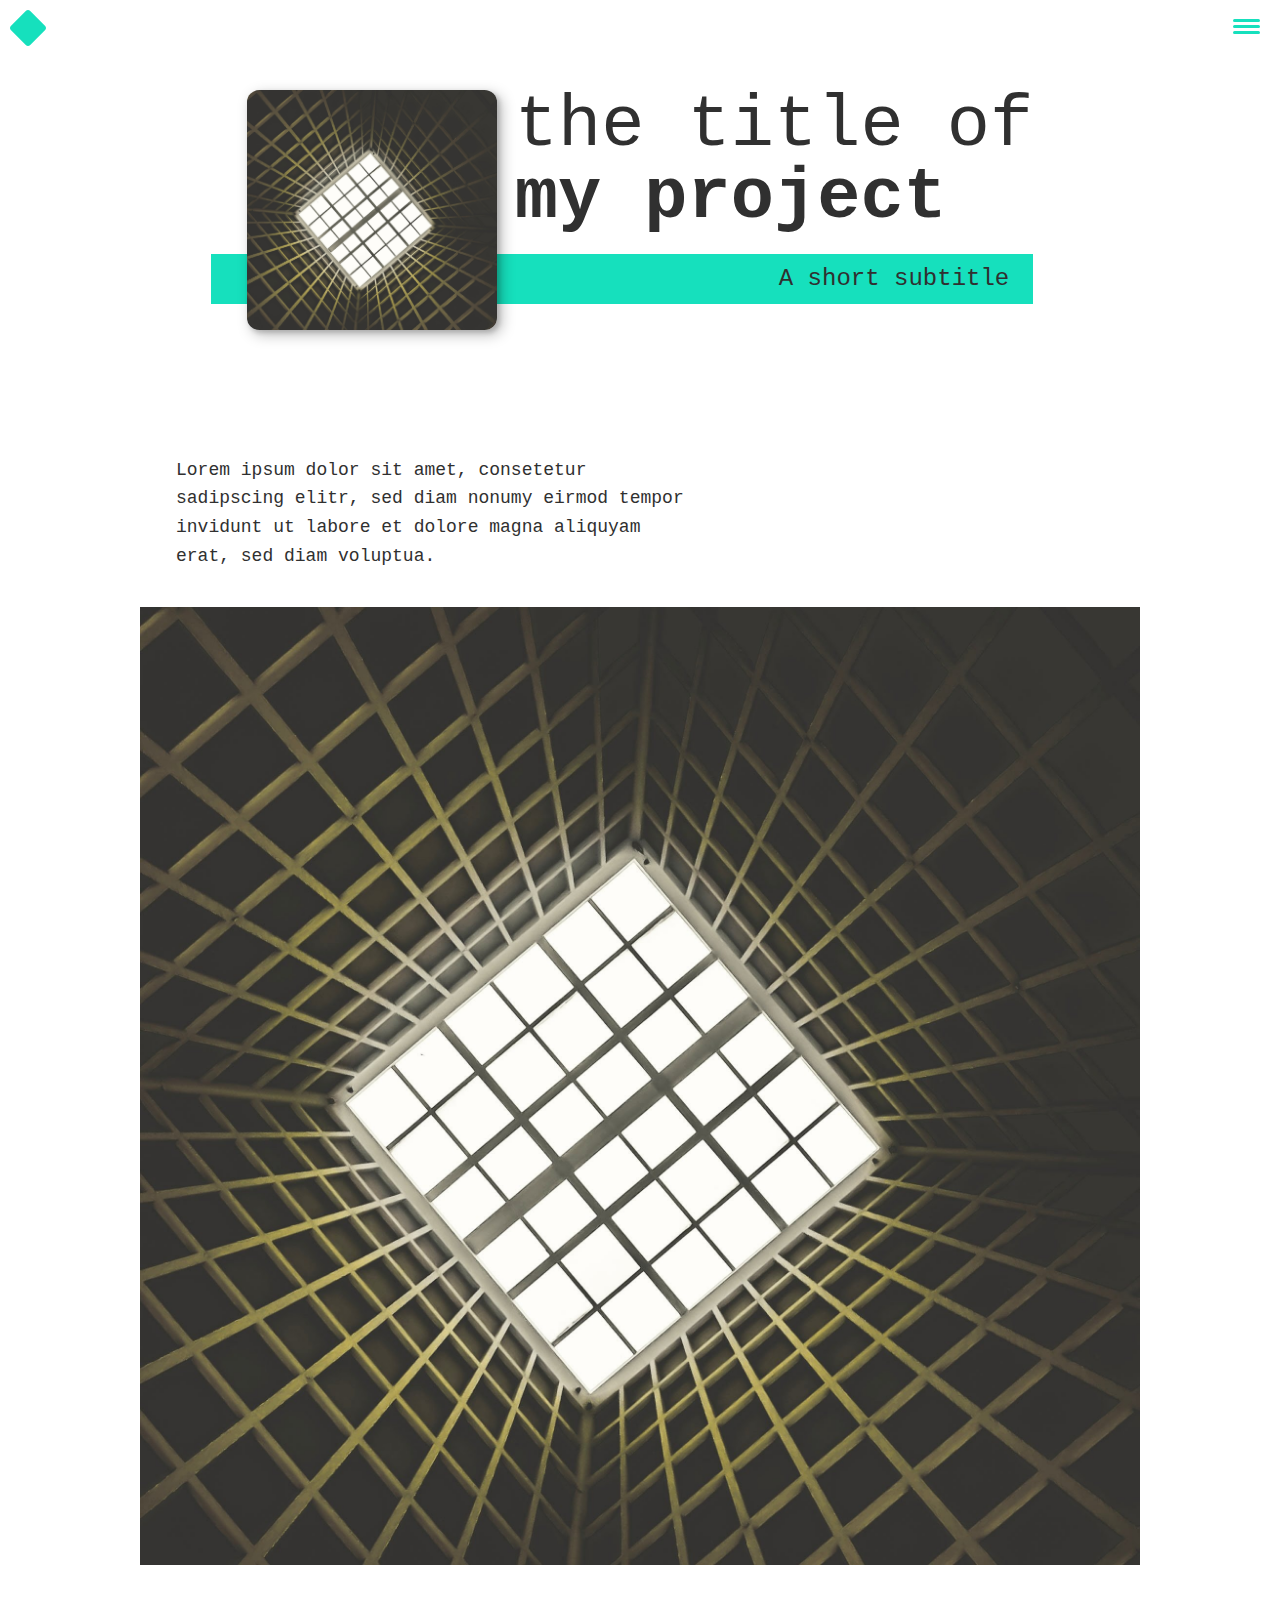
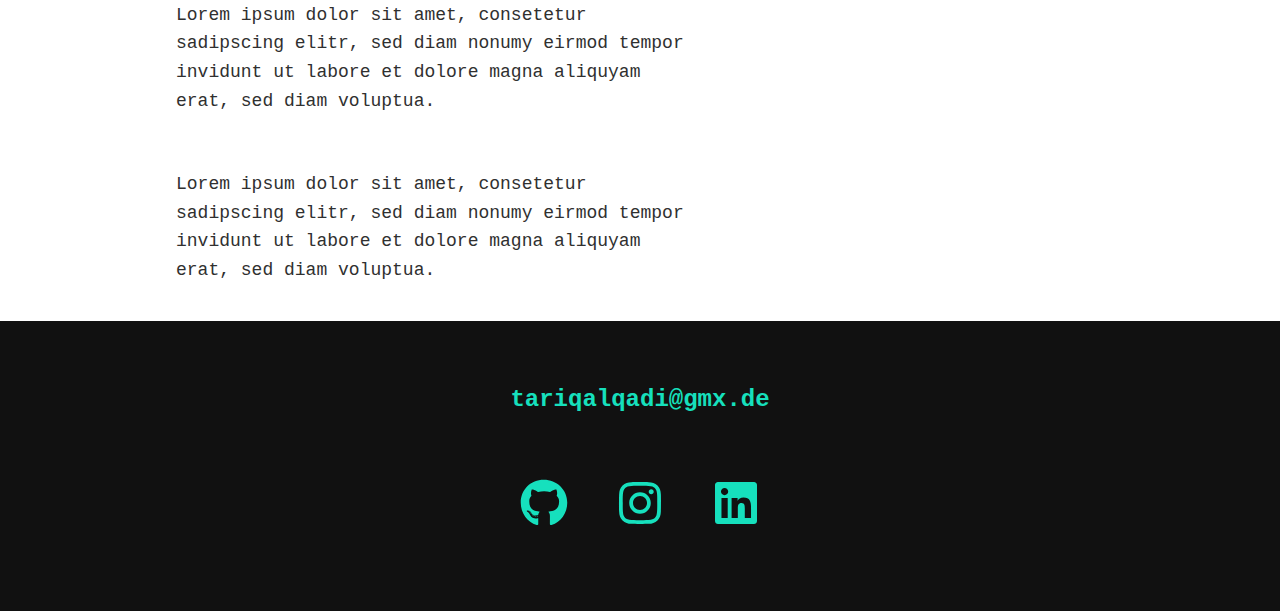
<file: portfolio-item.html>
<!DOCTYPE html>
<html lang="en">
  <head>
    <meta charset="UTF-8" />
    <meta http-equiv="X-UA-Compatible" content="IE=edge" />
    <meta name="viewport" content="width=device-width, initial-scale=1.0" />
    <title>My first personal website</title>
    <link rel="stylesheet" href="css/style.css" />
    <script defer src="js/index.js"></script>
  </head>
  <body>
    <header>
      <div class="logo">
        <a href="#home">
          <svg
            viewBox="0 0 512 512"
            width="2em"
            height="2em"
            fill="var(--clr-accent)"
          >
            <path
              d="M284.3 11.7c-15.6-15.6-40.9-15.6-56.6 0l-216 216c-15.6 15.6-15.6 40.9 0 56.6l216 216c15.6 15.6 40.9 15.6 56.6 0l216-216c15.6-15.6 15.6-40.9 0-56.6l-216-216z"
            />
          </svg>
        </a>
      </div>
      <button class="nav-toggle" aria-label="toggle navigation">
        <span class="hamburger"></span>
      </button>
      <nav class="nav">
        <ul class="nav__list">
          <li class="nav__item">
            <a href="index.html#home" class="nav__link">Home</a>
          </li>
          <li class="nav__item">
            <a href="index.html#services" class="nav__link">My Services</a>
          </li>
          <li class="nav__item">
            <a href="index.html#about" class="nav__link">About me</a>
          </li>
          <li class="nav__item">
            <a href="index.html#work" class="nav__link">My Work</a>
          </li>
        </ul>
      </nav>
    </header>

    <!-- Portfolio Individual Introduction -->
    <section class="intro" id="portfolio-item">
      <h1 class="section__title section__title--intro">
        the title of <strong>my project</strong>
      </h1>
      <p class="section__subtitle section__subtitle--intro">A short subtitle</p>
      <img src="img/portfolio-1.jpg" alt="" class="intro__img" />
    </section>

    <div class="portfolio-item-individual">
      <p>
        Lorem ipsum dolor sit amet, consetetur sadipscing elitr, sed diam nonumy
        eirmod tempor invidunt ut labore et dolore magna aliquyam erat, sed diam
        voluptua.
      </p>
      <img src="img/portfolio-1.jpg" alt="" />
      <p>
        Lorem ipsum dolor sit amet, consetetur sadipscing elitr, sed diam nonumy
        eirmod tempor invidunt ut labore et dolore magna aliquyam erat, sed diam
        voluptua.
      </p>
      <p>
        Lorem ipsum dolor sit amet, consetetur sadipscing elitr, sed diam nonumy
        eirmod tempor invidunt ut labore et dolore magna aliquyam erat, sed diam
        voluptua.
      </p>
    </div>

    <!-- Footer -->
    <footer class="footer">
      <!-- replace with my email adress -->
      <a href="mail-to:tariq" class="footer__link">tariqalqadi@gmx.de</a>
      <!-- Social List -->
      <ul class="social-list">
        <!-- Github -->
        <li class="social-list__item">
          <a href="#" class="social-list__link"
            ><svg
              width="2em"
              height="2em"
              fill="var(--clr-accent)"
              viewBox="0 0 496 512"
            >
              <path
                d="M165.9 397.4c0 2-2.3 3.6-5.2 3.6-3.3.3-5.6-1.3-5.6-3.6 0-2 2.3-3.6 5.2-3.6 3-.3 5.6 1.3 5.6 3.6zm-31.1-4.5c-.7 2 1.3 4.3 4.3 4.9 2.6 1 5.6 0 6.2-2s-1.3-4.3-4.3-5.2c-2.6-.7-5.5.3-6.2 2.3zm44.2-1.7c-2.9.7-4.9 2.6-4.6 4.9.3 2 2.9 3.3 5.9 2.6 2.9-.7 4.9-2.6 4.6-4.6-.3-1.9-3-3.2-5.9-2.9zM244.8 8C106.1 8 0 113.3 0 252c0 110.9 69.8 205.8 169.5 239.2 12.8 2.3 17.3-5.6 17.3-12.1 0-6.2-.3-40.4-.3-61.4 0 0-70 15-84.7-29.8 0 0-11.4-29.1-27.8-36.6 0 0-22.9-15.7 1.6-15.4 0 0 24.9 2 38.6 25.8 21.9 38.6 58.6 27.5 72.9 20.9 2.3-16 8.8-27.1 16-33.7-55.9-6.2-112.3-14.3-112.3-110.5 0-27.5 7.6-41.3 23.6-58.9-2.6-6.5-11.1-33.3 2.6-67.9 20.9-6.5 69 27 69 27 20-5.6 41.5-8.5 62.8-8.5s42.8 2.9 62.8 8.5c0 0 48.1-33.6 69-27 13.7 34.7 5.2 61.4 2.6 67.9 16 17.7 25.8 31.5 25.8 58.9 0 96.5-58.9 104.2-114.8 110.5 9.2 7.9 17 22.9 17 46.4 0 33.7-.3 75.4-.3 83.6 0 6.5 4.6 14.4 17.3 12.1C428.2 457.8 496 362.9 496 252 496 113.3 383.5 8 244.8 8zM97.2 352.9c-1.3 1-1 3.3.7 5.2 1.6 1.6 3.9 2.3 5.2 1 1.3-1 1-3.3-.7-5.2-1.6-1.6-3.9-2.3-5.2-1zm-10.8-8.1c-.7 1.3.3 2.9 2.3 3.9 1.6 1 3.6.7 4.3-.7.7-1.3-.3-2.9-2.3-3.9-2-.6-3.6-.3-4.3.7zm32.4 35.6c-1.6 1.3-1 4.3 1.3 6.2 2.3 2.3 5.2 2.6 6.5 1 1.3-1.3.7-4.3-1.3-6.2-2.2-2.3-5.2-2.6-6.5-1zm-11.4-14.7c-1.6 1-1.6 3.6 0 5.9 1.6 2.3 4.3 3.3 5.6 2.3 1.6-1.3 1.6-3.9 0-6.2-1.4-2.3-4-3.3-5.6-2z"
              />
            </svg>
          </a>
        </li>
        <!-- Instagram -->
        <li class="social-list__item">
          <a href="#" class="social-list__link"
            ><svg
              width="2em"
              height="2em"
              fill="var(--clr-accent)"
              viewBox="0 0 448 512"
            >
              <path
                d="M224.1 141c-63.6 0-114.9 51.3-114.9 114.9s51.3 114.9 114.9 114.9S339 319.5 339 255.9 287.7 141 224.1 141zm0 189.6c-41.1 0-74.7-33.5-74.7-74.7s33.5-74.7 74.7-74.7 74.7 33.5 74.7 74.7-33.6 74.7-74.7 74.7zm146.4-194.3c0 14.9-12 26.8-26.8 26.8-14.9 0-26.8-12-26.8-26.8s12-26.8 26.8-26.8 26.8 12 26.8 26.8zm76.1 27.2c-1.7-35.9-9.9-67.7-36.2-93.9-26.2-26.2-58-34.4-93.9-36.2-37-2.1-147.9-2.1-184.9 0-35.8 1.7-67.6 9.9-93.9 36.1s-34.4 58-36.2 93.9c-2.1 37-2.1 147.9 0 184.9 1.7 35.9 9.9 67.7 36.2 93.9s58 34.4 93.9 36.2c37 2.1 147.9 2.1 184.9 0 35.9-1.7 67.7-9.9 93.9-36.2 26.2-26.2 34.4-58 36.2-93.9 2.1-37 2.1-147.8 0-184.8zM398.8 388c-7.8 19.6-22.9 34.7-42.6 42.6-29.5 11.7-99.5 9-132.1 9s-102.7 2.6-132.1-9c-19.6-7.8-34.7-22.9-42.6-42.6-11.7-29.5-9-99.5-9-132.1s-2.6-102.7 9-132.1c7.8-19.6 22.9-34.7 42.6-42.6 29.5-11.7 99.5-9 132.1-9s102.7-2.6 132.1 9c19.6 7.8 34.7 22.9 42.6 42.6 11.7 29.5 9 99.5 9 132.1s2.7 102.7-9 132.1z"
              />
            </svg>
          </a>
        </li>
        <!-- LinkdIn -->
        <li class="social-list__item">
          <a href="#" class="social-list__link"
            ><svg
              width="2em"
              height="2em"
              fill="var(--clr-accent)"
              viewBox="0 0 448 512"
            >
              <path
                d="M416 32H31.9C14.3 32 0 46.5 0 64.3v383.4C0 465.5 14.3 480 31.9 480H416c17.6 0 32-14.5 32-32.3V64.3c0-17.8-14.4-32.3-32-32.3zM135.4 416H69V202.2h66.5V416zm-33.2-243c-21.3 0-38.5-17.3-38.5-38.5S80.9 96 102.2 96c21.2 0 38.5 17.3 38.5 38.5 0 21.3-17.2 38.5-38.5 38.5zm282.1 243h-66.4V312c0-24.8-.5-56.7-34.5-56.7-34.6 0-39.9 27-39.9 54.9V416h-66.4V202.2h63.7v29.2h.9c8.9-16.8 30.6-34.5 62.9-34.5 67.2 0 79.7 44.3 79.7 101.9V416z"
              />
            </svg>
          </a>
        </li>
      </ul>
    </footer>
  </body>
</html>
</file>
<file: css/style.css>
*,
*::after,
*::before {
  box-sizing: border-box;
}

:root {
  /* font family */
  --ff-primary: monospace;
  /* font weight */
  --fw-reg: 300;
  --fw-bold: 900;
  /* font size */
  --fs-h1: 3rem;
  --fs-h2: 2.25rem;
  --fs-h3: 1.25rem;
  --fs-body: 1rem;
  /* colors */
  --clr-light: #fff;
  --clr-dark: #303030;
  --clr-accent: #16e0bd;
  /* box shadow */
  --bs: 0.25em 0.25em 0.75em rgba(0, 0, 0, 0.25),
    0.125em 0.125em 0.25em rgba(0, 0, 0, 0.15);
}

@media (min-width: 800px) {
  :root {
    --fs-h1: 4.5rem;
    --fs-h2: 3.75rem;
    --fs-h3: 1.5rem;
    --fs-body: 1.125rem;
  }
}

/* general Styles */

html {
  scroll-behavior: smooth;
}

body {
  background-color: var(--clr-light);
  color: var(--clr-dark);
  margin: 0;
  font-family: var(--ff-primary);
  font-size: var(--fs-body);
  line-height: 1.6;
}

section {
  padding: 5em 2em;
  margin: 0 auto;
}

img {
  display: block;
  max-width: 100%;
}

strong {
  font-weight: var(--fw-bold);
}

/* buttons */

.btn {
  display: inline-block;
  padding: 0.5em 2.5em;
  background-color: var(--clr-accent);
  color: var(--clr-dark);
  text-decoration: none;
  cursor: pointer;
  font-size: 0.8rem;
  text-transform: uppercase;
  letter-spacing: 2px;
  font-weight: var(--fw-bold);
  transition: transform 200ms ease-in-out;
}

.btn:hover {
  transform: scale(1.1);
}

/* typography */

h1,
h2,
h3 {
  line-height: 1;
  margin: 0;
}
h1 {
  font-size: var(--fs-h1);
}
h2 {
  font-size: var(--fs-h2);
}
h3 {
  font-size: var(--fs-h3);
}

.section__title {
  margin-bottom: 0.25em;
}

.section__title--intro {
  font-weight: var(--fw-reg);
}

.section__title--intro strong {
  display: block;
}

.section__subtitle {
  margin: 0;
  font-size: var(--fs-h3);
}

.section__subtitle--intro {
  display: inline-block;
}

.section__subtitle--intro,
.section__subtitle--about {
  background-color: var(--clr-accent);
  padding: 0.25em 1em;
  font-family: var(--ff-primary);
  margin-bottom: 1em;
}

.section__subtitle--work {
  color: var(--clr-accent);
  font-weight: var(--fw-bold);
  margin-bottom: 2em;
}

/* header */

header {
  display: flex;
  justify-content: space-between;
  width: 100%;
}

.logo {
  max-width: 100px;
  position: absolute;
  top: 10px;
  left: 10px;
}

.nav {
  position: fixed;
  background-color: var(--clr-dark);
  color: var(--clr-light);
  top: 0;
  bottom: 0;
  left: 0;
  right: 0;
  z-index: 100;

  transform: translateX(100%);
  transition: transform 500ms cubic-bezier(0.5, 0, 0.5, 1);
}

.nav__list {
  list-style: none;
  display: flex;
  height: 100%;
  flex-direction: column;
  justify-content: space-evenly;
  align-items: center;
  margin: 0;
  padding: 0;
}

.nav__link {
  text-decoration: none;
  color: inherit;
  font-weight: var(--fw-bold);
  font-size: var(--fs-h3);
}

.nav__link:hover {
  color: var(--clr-accent);
}

.nav-toggle {
  padding: 0.5em;
  background: transparent;
  border: 0;
  cursor: pointer;
  position: absolute;
  right: 1em;
  top: 1em;
  z-index: 1000;
}

.hamburger {
  display: block;
  position: relative;
  top: 5px;
}

.hamburger,
.hamburger::before,
.hamburger::after {
  background-color: var(--clr-accent);
  width: 2em;
  height: 3px;
  border-radius: 1em;
  transition: transform 250ms ease-in-out;
}

.hamburger::before,
.hamburger::after {
  content: "";
  position: absolute;
  left: 0;
  right: 0;
}

.hamburger::before {
  top: 6px;
}
.hamburger::after {
  bottom: 6px;
}

.nav-open .nav {
  transform: translateX(0);
}

.nav-open .nav-toggle {
  position: fixed;
}

.nav-open .hamburger {
  transform: rotate(0.625turn);
}

.nav-open .hamburger::before {
  transform: rotate(90deg) translateX(-6px);
}

.nav-open .hamburger::after {
  opacity: 0;
}

/* intro section  */

.intro {
  position: relative;
}

.intro__img {
  box-shadow: var(--bs);
  border-radius: 5%;
}

@media (min-width: 600px) {
  .intro {
    display: grid;
    width: min-content;
    grid-column-gap: 1em;
    grid-template-areas:
      "img title"
      "img subtitle";
    grid-template-columns: min-content max-content;
  }

  .intro__img {
    grid-area: img;
    min-width: 250px;
    position: relative;
    z-index: 10;
    border-radius: 5%;
  }

  .section__subtitle--intro {
    align-self: start;
    grid-column: -1 / 1;
    grid-row: 2;
    text-align: right;
    position: relative;
    left: -1.5em;
    width: calc(100% + 1.5em);
  }
}

/* my services section */

.my-services {
  background-color: var(--clr-dark);
  background-image: url(../img/services-bg.jpg);
  background-size: cover;
  color: var(--clr-light);
  background-blend-mode: multiply;
}

.section__title--services {
  color: var(--clr-accent);
  position: relative;
  margin-bottom: 1.5em;
}

.section__title--services::after {
  content: "";
  display: block;
  width: 2em;
  height: 1px;
  margin: 0.5 auto 1em;
  background-color: var(--clr-light);
  opacity: 0.25;
}

.services {
  margin-bottom: 4em;
}

.service {
  max-width: 500px;
  margin: 2em auto;
  color: var(--clr-dark);
  background-color: var(--clr-light);
  padding: 1.5rem;
  border-radius: 5%;
}

@media (min-width: 800px) {
  .services {
    display: flex;
    max-width: 1000px;
    margin-left: auto;
    margin-right: auto;
  }

  .service + .service {
    margin-left: 2em;
  }
}

/* about me section */

.about-me {
  max-width: 1000px;
  margin: 0 auto;
}

.about-me__img {
  box-shadow: var(--bs);
  position: relative;
  z-index: 10;
  border-radius: 5%;
}

@media (min-width: 600px) {
  .about-me {
    display: grid;
    grid-template-columns: 1fr 200px;
    grid-template-areas:
      "title img"
      "subtitle img"
      "text img ";
    grid-column-gap: 2em;
  }

  .section__title--about {
    grid-column: title;
  }

  .section__subtitle--about {
    grid-column: 1 / -1;
    grid-row: 2;
    position: relative;
    left: -2em;
    width: calc(100% + 2em);
    padding-left: 1em;
    padding-right: calc(200px + 4em);
  }

  .about-me__img {
    grid-area: img;
    position: relative;
    z-index: 10;
    border-radius: 5%;
  }
}

/* my work section */

.my-work {
  background-color: var(--clr-dark);
  color: var(--clr-light);
  text-align: center;
}

.portfolio {
  display: grid;
  grid-template-columns: repeat(auto-fit, minmax(300px, 1fr));
  max-width: 900px;
  margin: 0 auto;
}

.portfolio__item {
  background-color: var(--clr-accent);
  overflow: hidden;
}

.portfolio__img {
  transition: transform 750ms cubic-bezier(0.5, 0, 0.5, 1);
  transition: opacity 250ms liniear;
  /* problem with not square images */
  height: 100%;
  width: 100%;
}

.portfolio__item:focus {
  position: relative;
  z-index: 10;
}

.portfolio__img:hover,
.portfolio__item:focus .portfolio__img {
  transform: scale(1.2);
  opacity: 0.75;
}

/* footer */

.footer {
  background-color: #111;
  color: var(--clr-accent);
  text-align: center;
  padding: 2.5em 0;
  font-size: var(--fs-h3);
}

.footer__link {
  font-weight: var(--fw-bold);
}

.footer a {
  color: inherit;
  text-decoration: none;
}

.footer__link:hover,
.social-list__link:hover {
  opacity: 0.7;
}

.footer__link:hover {
  text-decoration: underline;
}

.social-list {
  list-style: none;
  display: flex;
  justify-content: center;
  margin: 2em 0 0;
  padding: 0;
}

.social-list__item {
  margin: 0.5em;
}

.social-list__link {
  padding: 0.5em;
  border-radius: 100%;
}

/* individual portfolio item styles */

.portfolio-item-individual {
  max-width: 1000px;
  margin: 0 auto;
}

.portfolio-item-individual p {
  max-width: 600px;
  position: relative;
  padding: 1em 2em;
}

/* Color Picker */

.visually-hidden {
  clip: rect(0 0 0 0);
  clip-path: inset(50%);
  height: 1px;
  overflow: hidden;
  position: absolute;
  white-space: nowrap;
  width: 1px;
}

.color-picker > fieldset {
  position: absolute;
  z-index: 20;
  transform: translateX(-50%);
  left: 50%;
  border: 0;
  display: flex;
  gap: 1rem;
  width: fit-content;
  background-color: var(--clr-accent);
  padding: 1rem;
  margin-inline: auto;
  border-radius: 0 0 1rem 1rem;
}

.color-picker input[type="radio"] {
  appearance: none;
  width: 1rem;
  height: 1rem;
  outline: 3px solid var(--radio-color, currentColor);
  outline-offset: 3px;
  border-radius: 50%;
}
.color-picker input[type="radio"]#light {
  --radio-color: rgb(222, 217, 219);
}

.color-picker input[type="radio"]#dark {
  --radio-color: rgb(49, 45, 46);
}
.color-picker input[type="radio"]#green {
  --radio-color: green;
}
.color-picker input[type="radio"]#blue {
  --radio-color: blue;
}
.color-picker input[type="radio"]:checked {
  background-color: var(--radio-color);
}

:root:has(#light:checked) {
  --clr-light: #fff;
  --clr-dark: #303030;
  --clr-accent: #16e0bd;
}

:root:has(#dark:checked) {
  --clr-light: rgb(52, 48, 48);
  --clr-dark: #ede8e8;
  --clr-accent: #b12020;
}

:root:has(#green:checked) {
  --clr-light: #fff;
  --clr-dark: #222423;
  --clr-accent: #83d56f;
}

:root:has(#blue:checked) {
  --clr-light: rgb(64, 64, 64);
  --clr-dark: #fff;
  --clr-accent: #7b76b0;
}
</file>
